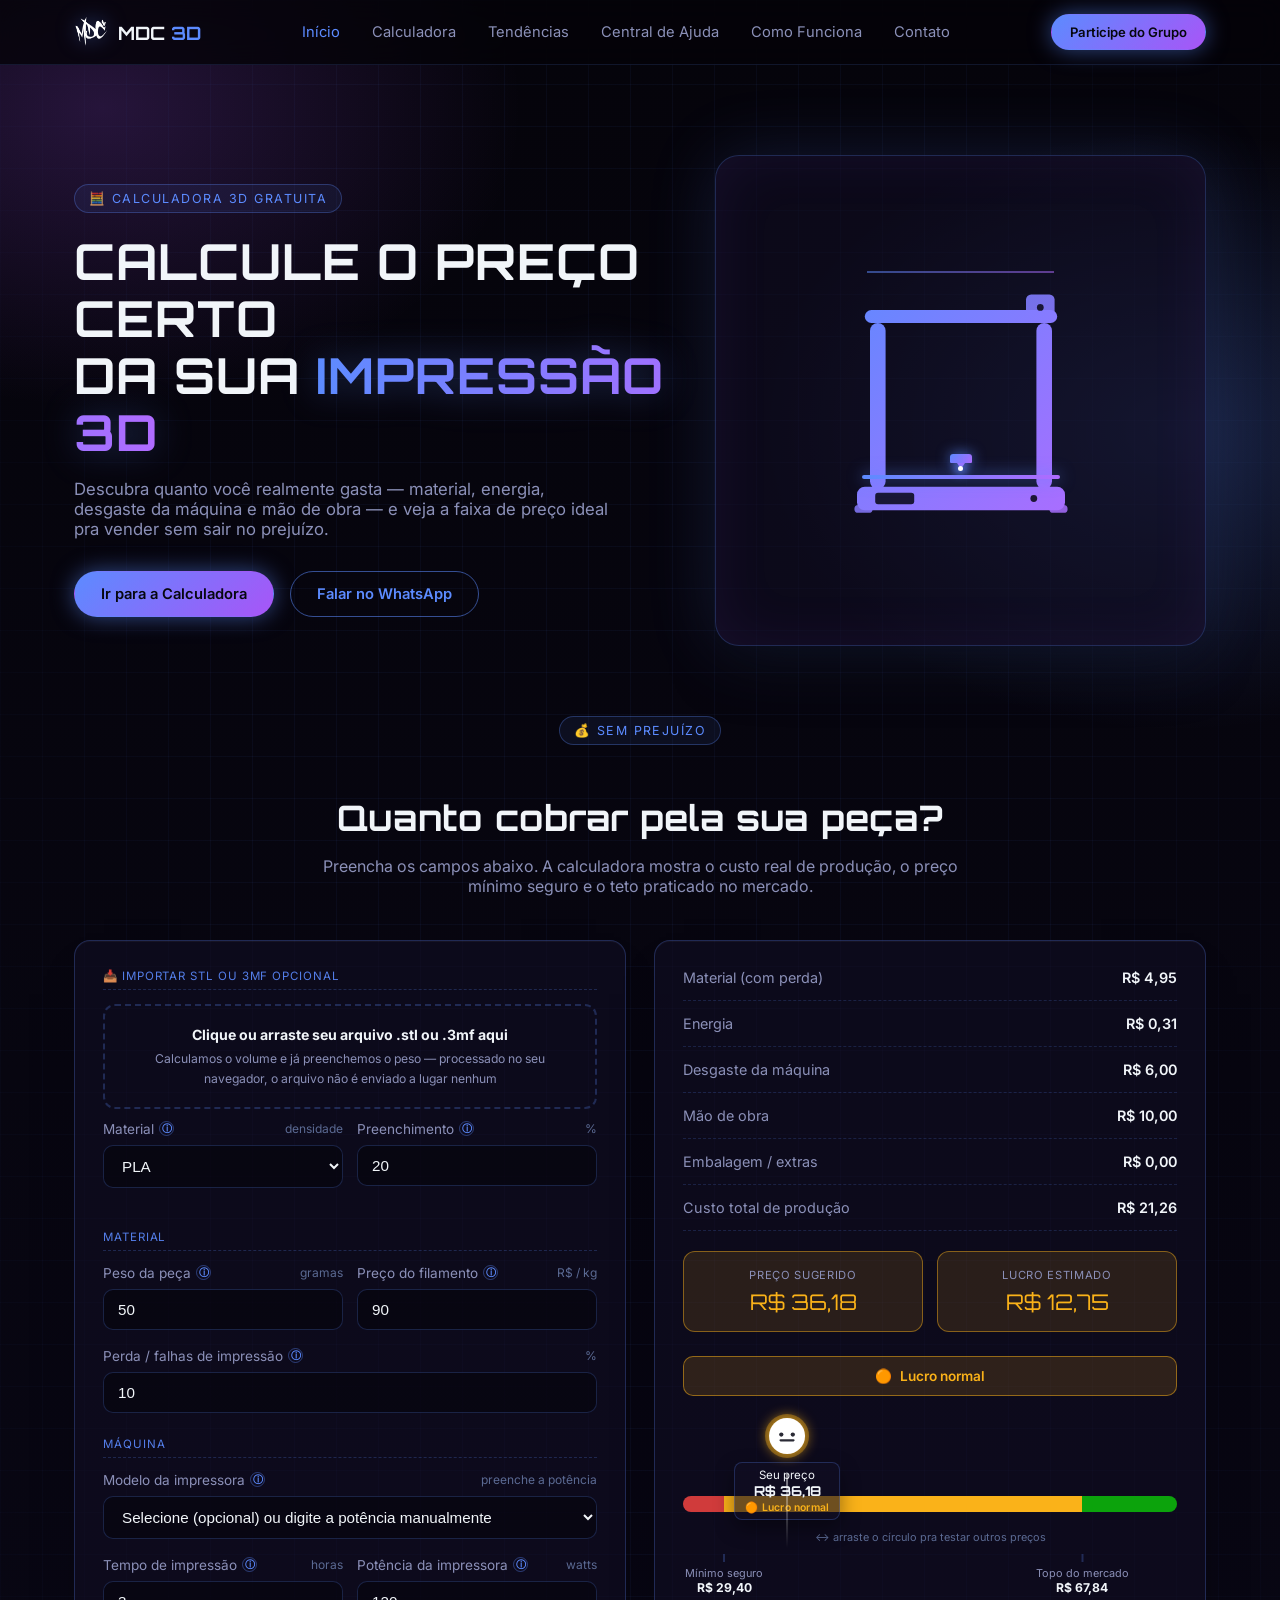
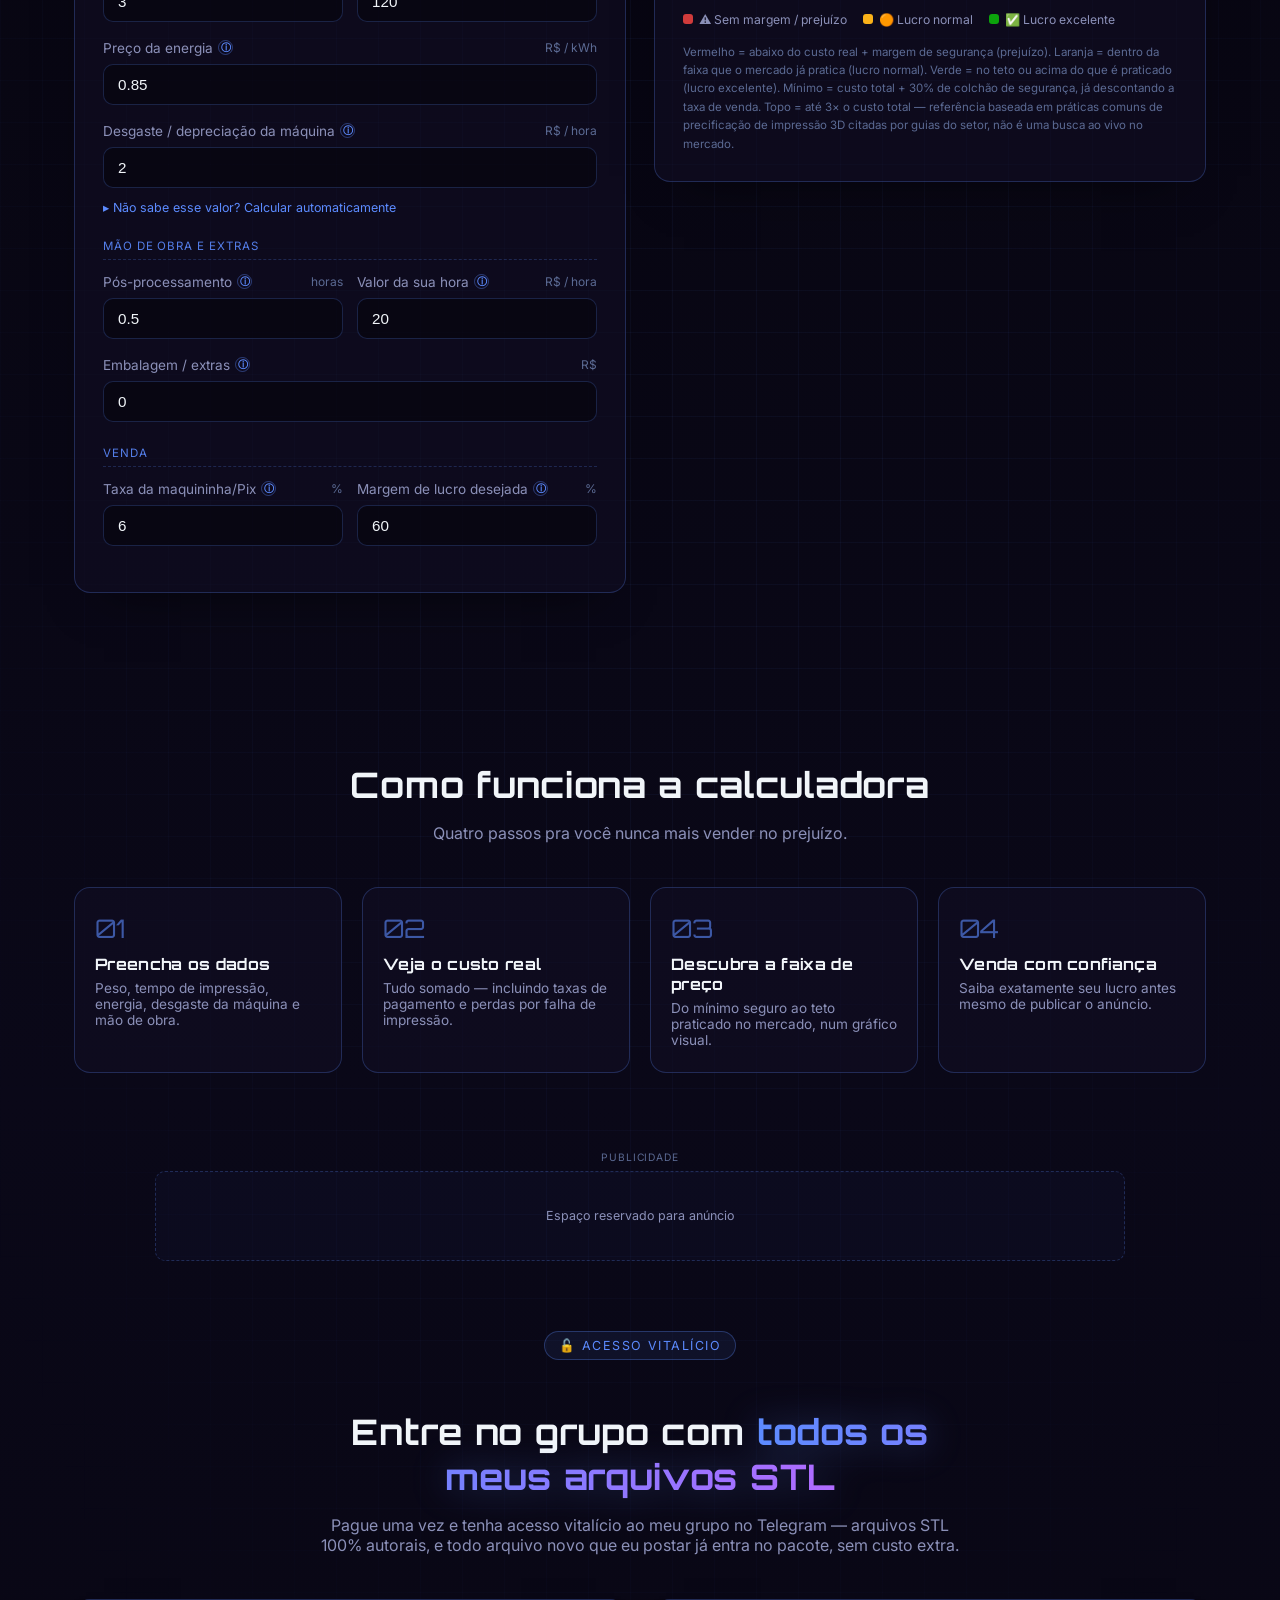
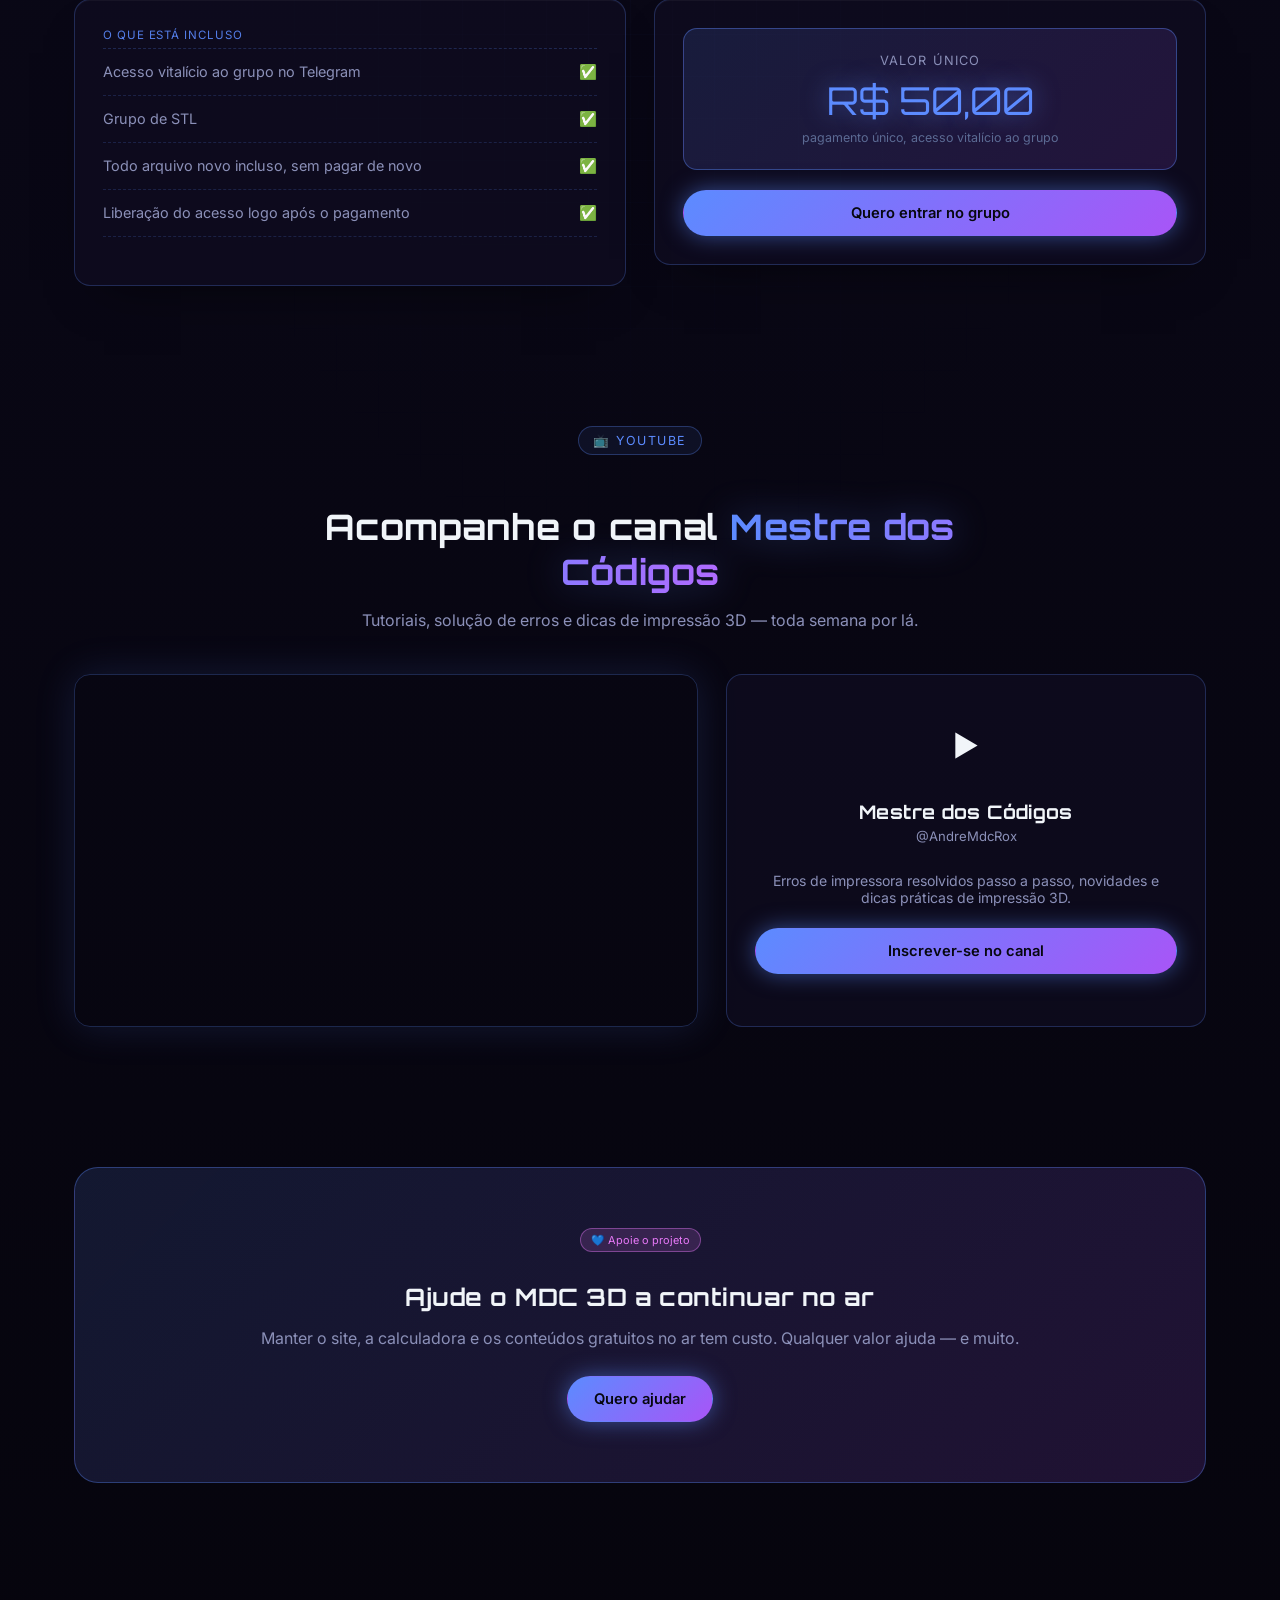
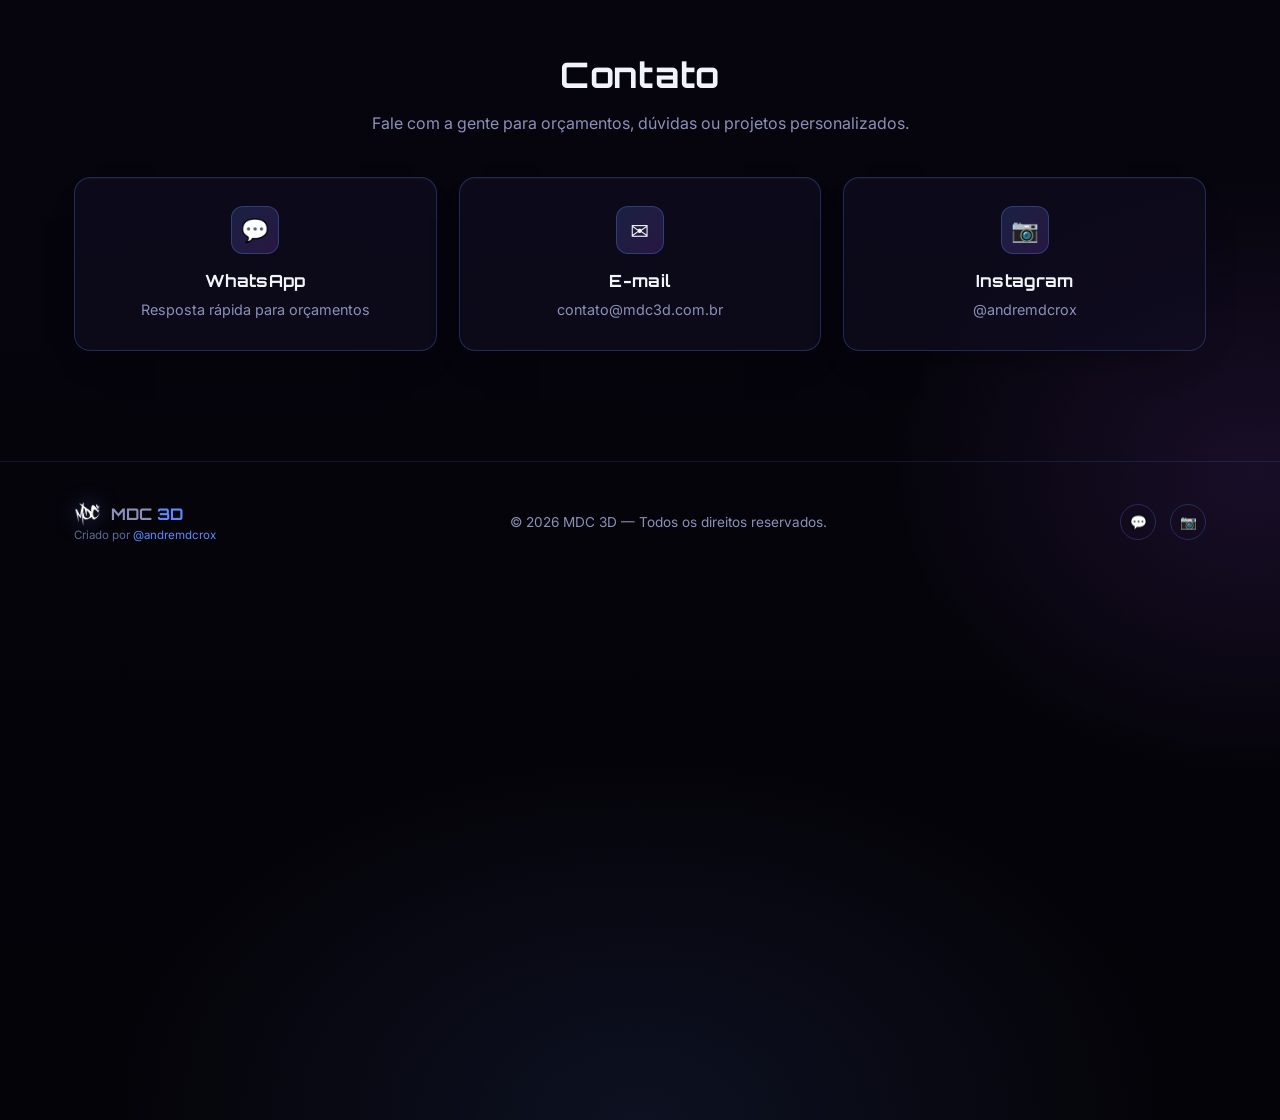
<file: index.html>
﻿<!DOCTYPE html>
<html lang="pt-BR">
<head>
<meta charset="UTF-8">
<meta name="viewport" content="width=device-width, initial-scale=1.0">
<title>Calculadora 3D de Preço de Impressão | MDC 3D</title>
<meta name="description" content="Calculadora 3D gratuita para precificar impressão 3D: descubra quanto gasta e qual a faixa de preço (mínimo seguro até o teto de mercado) pra vender sua peça sem prejuízo.">
<meta name="keywords" content="calculadora 3d, calculadora de impressão 3d, preço impressão 3d, quanto cobrar impressão 3d, custo filamento">
<meta name="theme-color" content="#040308">
<link rel="canonical" href="https://andremdcrox.github.io/mdc3d-site/">
<meta property="og:type" content="website">
<meta property="og:site_name" content="MDC 3D">
<meta property="og:title" content="Calculadora 3D de Preço de Impressão | MDC 3D">
<meta property="og:description" content="Descubra quanto gasta e qual a faixa de preço ideal pra vender sua peça sem sair no prejuízo.">
<meta property="og:image" content="assets/og-image.png">
<meta property="og:image:width" content="1200">
<meta property="og:image:height" content="630">
<meta name="twitter:card" content="summary_large_image">
<meta name="twitter:title" content="Calculadora 3D de Preço de Impressão | MDC 3D">
<meta name="twitter:description" content="Descubra quanto gasta e qual a faixa de preço ideal pra vender sua peça sem sair no prejuízo.">
<meta name="twitter:image" content="assets/og-image.png">
<link rel="icon" type="image/png" href="assets/favicon.png">
<link rel="shortcut icon" href="favicon.ico">
<link rel="preconnect" href="https://fonts.googleapis.com">
<link href="https://fonts.googleapis.com/css2?family=Orbitron:wght@600;700;800&family=Inter:wght@400;500;600;700&display=swap" rel="stylesheet">
<link rel="stylesheet" href="css/style.css?v=8">
</head>
<body>

<header class="navbar">
  <div class="navbar-inner">
    <a href="index.html#home" class="brand"><img src="assets/logo-white.png" alt="MDC 3D"><span>MDC<span class="accent"> 3D</span></span></a>
    <nav class="nav-links">
      <a href="index.html#home" data-page="index.html" class="active">Início</a>
      <a href="index.html#calculadora">Calculadora</a>
      <a href="tendencias.html">Tendências</a>
      <a href="ajuda.html">Central de Ajuda</a>
      <a href="index.html#como-funciona">Como Funciona</a>
      <a href="index.html#contato">Contato</a>
    </nav>
    <a class="btn btn-primary btn-sm" href="https://wa.me/5547997833437?text=Ol%C3%A1!%20Quero%20ter%20acesso%20ao%20grupo%20de%20arquivos%20STL%20%28R%2450%2C%20acesso%20vital%C3%ADcio%29." target="_blank" rel="noopener">Participe do Grupo</a>
    <button class="nav-toggle" aria-label="Abrir menu">☰</button>
  </div>
</header>

<main class="container">

  <!-- HERO -->
  <section class="hero" id="home">
    <div>
      <span class="eyebrow">🧮 Calculadora 3D gratuita</span>
      <h1>CALCULE O PREÇO CERTO<br>DA SUA <span class="grad">IMPRESSÃO 3D</span></h1>
      <p class="lead">Descubra quanto você realmente gasta — material, energia, desgaste da máquina e mão de obra — e veja a faixa de preço ideal pra vender sem sair no prejuízo.</p>
      <div class="hero-actions">
        <a href="#calculadora" class="btn btn-primary">Ir para a Calculadora</a>
        <a href="https://wa.me/5547997833437" target="_blank" rel="noopener" class="btn btn-outline">Falar no WhatsApp</a>
      </div>
    </div>
    <div class="hero-visual">
      <div class="printer-scene">
        <svg class="printer-frame" viewBox="0 0 100 100" fill="none">
          <!-- pés -->
          <rect x="9" y="90" width="7" height="3" rx="1.5" fill="url(#fg)" opacity="0.85"/>
          <rect x="84" y="90" width="7" height="3" rx="1.5" fill="url(#fg)" opacity="0.85"/>
          <!-- chassi / base -->
          <rect x="10" y="83" width="80" height="9" rx="3" fill="url(#fg)"/>
          <rect x="17" y="85.3" width="15" height="4.4" rx="1.1" fill="#070613" opacity="0.85"/>
          <circle cx="78" cy="87.5" r="1.3" fill="#070613" opacity="0.85"/>
          <!-- colunas -->
          <rect x="15" y="20" width="6" height="64" rx="3" fill="url(#fg)"/>
          <rect x="79" y="20" width="6" height="64" rx="3" fill="url(#fg)"/>
          <!-- barra superior -->
          <rect x="13" y="15" width="74" height="5" rx="2.5" fill="url(#fg)"/>
          <!-- caixa do motor -->
          <rect x="75" y="9" width="11" height="10" rx="2" fill="url(#fg)" opacity="0.9"/>
          <circle cx="80.5" cy="14" r="1.3" fill="#070613" opacity="0.85"/>
          <defs>
            <linearGradient id="fg" gradientUnits="userSpaceOnUse" x1="0" y1="0" x2="100" y2="100">
              <stop offset="0" stop-color="#5c8bff"/>
              <stop offset="1" stop-color="#b06bff"/>
            </linearGradient>
          </defs>
        </svg>
        <div class="print-object">
          <div class="logo-fill"></div>
        </div>
        <div class="bed"></div>
        <div class="head-rail"></div>
        <div class="head-track">
          <div class="head-jitter"></div>
        </div>
      </div>
    </div>
  </section>

  <!-- CALCULADORA -->
  <section class="section" id="calculadora" style="padding-top:10px;">
    <div class="section-head">
      <span class="eyebrow">💰 Sem prejuízo</span>
      <h2>Quanto cobrar pela sua peça?</h2>
      <p>Preencha os campos abaixo. A calculadora mostra o custo real de produção, o preço mínimo seguro e o teto praticado no mercado.</p>
    </div>

    <div class="calc-wrap">
      <!-- FORM -->
      <div class="panel">

        <div class="field-group-title">📥 Importar STL ou 3MF <span class="hint">opcional</span></div>
        <div class="stl-dropzone" id="stlDropzone">
          <input type="file" id="stlFile" accept=".stl,.3mf" hidden>
          <div class="stl-dropzone-text">
            <strong id="stlDropzoneLabel">Clique ou arraste seu arquivo .stl ou .3mf aqui</strong>
            <span>Calculamos o volume e já preenchemos o peso — processado no seu navegador, o arquivo não é enviado a lugar nenhum</span>
          </div>
        </div>
        <div class="field-row" style="margin-top:12px;">
          <div class="field">
            <label><span class="label-main">Material <span class="field-help" tabindex="0" data-tooltip="Tipo de filamento usado na peça. Isso define a densidade usada pra calcular o peso a partir do volume do arquivo.">ⓘ</span></span> <span class="hint">densidade</span></label>
            <select id="stlMaterial">
              <option value="1.24">PLA</option>
              <option value="1.27">PETG</option>
              <option value="1.04">ABS</option>
              <option value="1.21">TPU</option>
            </select>
          </div>
          <div class="field">
            <label><span class="label-main">Preenchimento <span class="field-help" tabindex="0" data-tooltip="Percentual de preenchimento (infill) configurado no seu fatiador. Quanto maior, mais pesada e resistente a peça fica.">ⓘ</span></span> <span class="hint">%</span></label>
            <input type="number" id="stlInfill" value="20" min="0" max="100" step="5">
          </div>
        </div>
        <div class="stl-result" id="stlResult" style="display:none;">
          <div>Volume do modelo: <strong id="stlVolume">—</strong></div>
          <div>Dimensões: <strong id="stlDims">—</strong></div>
          <div>Peso estimado: <strong id="stlWeight">—</strong></div>
          <div class="stl-note">Estimativa aproximada (considera preenchimento + paredes). O peso real pode variar conforme as configurações do seu fatiador.</div>
        </div>

        <div class="field-group-title">Material</div>
        <div class="field-row">
          <div class="field">
            <label><span class="label-main">Peso da peça <span class="field-help" tabindex="0" data-tooltip="Peso da peça pronta, em gramas. Se não souber, use o 'Importar STL ou 3MF' acima pra calcular automaticamente a partir do arquivo.">ⓘ</span></span> <span class="hint">gramas</span></label>
            <input type="number" id="peso" value="50" min="0" step="1">
          </div>
          <div class="field">
            <label><span class="label-main">Preço do filamento <span class="field-help" tabindex="0" data-tooltip="Quanto você pagou no rolo, dividido pelo peso do rolo. Ex: rolo de R$90 com 1kg → digite 90.">ⓘ</span></span> <span class="hint">R$ / kg</span></label>
            <input type="number" id="filamento" value="90" min="0" step="1">
          </div>
        </div>
        <div class="field">
          <label><span class="label-main">Perda / falhas de impressão <span class="field-help" tabindex="0" data-tooltip="Margem pra cobrir peças que falham, suporte que vira lixo e sobras de purga. Recomendado entre 5% e 15%.">ⓘ</span></span> <span class="hint">%</span></label>
          <input type="number" id="perda" value="10" min="0" step="1">
        </div>

        <div class="field-group-title">Máquina</div>
        <div class="field">
          <label><span class="label-main">Modelo da impressora <span class="field-help" tabindex="0" data-tooltip="Selecione sua impressora pra preencher a potência automaticamente. Se não achar o seu modelo, deixe em branco e digite a potência manualmente abaixo.">ⓘ</span></span> <span class="hint">preenche a potência</span></label>
          <select id="printerPreset">
            <option value="">Selecione (opcional) ou digite a potência manualmente</option>
            <optgroup label="Bambu Lab — dados oficiais">
              <option value="80">Bambu Lab A1 mini — 80W</option>
              <option value="95">Bambu Lab A1 — 95W</option>
              <option value="110">Bambu Lab P1P — 110W</option>
              <option value="105">Bambu Lab P1S — 105W</option>
              <option value="105">Bambu Lab X1C — 105W</option>
              <option value="185">Bambu Lab X1E — 185W</option>
              <option value="145">Bambu Lab A2L — 145W</option>
            </optgroup>
            <optgroup label="Outras marcas — estimativa (fabricante não publica consumo médio)">
              <option value="110">Creality Ender 3 / similares (aberta) — ~110W</option>
              <option value="140">Creality K1 / K1C — ~140W</option>
              <option value="140">FlashForge Adventurer 5M / AD5X — ~140W</option>
              <option value="130">Anycubic Kobra 3 / Kobra X — ~130W</option>
              <option value="100">Prusa MK4 / MINI+ — ~100W</option>
            </optgroup>
          </select>
        </div>
        <div class="field-row">
          <div class="field">
            <label><span class="label-main">Tempo de impressão <span class="field-help" tabindex="0" data-tooltip="Tempo total que o fatiador (slicer) estimou pra essa peça. Fica indicado na tela antes de exportar o G-code.">ⓘ</span></span> <span class="hint">horas</span></label>
            <input type="number" id="tempo" value="3" min="0" step="0.1">
          </div>
          <div class="field">
            <label><span class="label-main">Potência da impressora <span class="field-help" tabindex="0" data-tooltip="Consumo médio durante a impressão — não é a potência máxima da fonte. Use o campo 'Modelo da impressora' acima pra preencher sozinho.">ⓘ</span></span> <span class="hint">watts</span></label>
            <input type="number" id="potencia" value="120" min="0" step="1">
          </div>
        </div>
        <div class="field">
          <label><span class="label-main">Preço da energia <span class="field-help" tabindex="0" data-tooltip="Valor do kWh na sua conta de luz. Olhe sua última fatura — no Brasil costuma ficar entre R$0,70 e R$1,00.">ⓘ</span></span> <span class="hint">R$ / kWh</span></label>
          <input type="number" id="kwh" value="0.85" min="0" step="0.01">
        </div>
        <div class="field">
          <label><span class="label-main">Desgaste / depreciação da máquina <span class="field-help" tabindex="0" data-tooltip="Quanto da impressora 'se gasta' a cada hora de uso (ela não dura pra sempre). Não sabe o valor? Use o cálculo automático logo abaixo.">ⓘ</span></span> <span class="hint">R$ / hora</span></label>
          <input type="number" id="desgaste" value="2" min="0" step="0.1">
        </div>
        <details class="subcalc">
          <summary>Não sabe esse valor? Calcular automaticamente</summary>
          <div class="subcalc-body">
            <div class="field">
              <label>Valor da impressora <span class="hint">R$</span></label>
              <input type="number" id="valorImpressora" value="2000" min="0" step="10">
            </div>
            <div class="field">
              <label>Vida útil estimada <span class="hint">horas</span></label>
              <input type="number" id="vidaUtil" value="4000" min="1" step="100">
            </div>
            <button type="button" class="btn btn-outline btn-sm" id="aplicarDesgaste">Aplicar</button>
          </div>
        </details>

        <div class="field-group-title">Mão de obra e extras</div>
        <div class="field-row">
          <div class="field">
            <label><span class="label-main">Pós-processamento <span class="field-help" tabindex="0" data-tooltip="Tempo que você gasta lixando, pintando, removendo suportes ou montando a peça depois de impressa.">ⓘ</span></span> <span class="hint">horas</span></label>
            <input type="number" id="tempoPos" value="0.5" min="0" step="0.1">
          </div>
          <div class="field">
            <label><span class="label-main">Valor da sua hora <span class="field-help" tabindex="0" data-tooltip="Quanto vale uma hora do seu trabalho. Pode ser o que você ganharia numa hora de trabalho normal, ou um valor mínimo que ache justo.">ⓘ</span></span> <span class="hint">R$ / hora</span></label>
            <input type="number" id="valorHora" value="20" min="0" step="1">
          </div>
        </div>
        <div class="field">
          <label><span class="label-main">Embalagem / extras <span class="field-help" tabindex="0" data-tooltip="Caixa, plástico bolha, etiqueta ou qualquer outro custo extra além do material pra entregar a peça.">ⓘ</span></span> <span class="hint">R$</span></label>
          <input type="number" id="embalagem" value="0" min="0" step="1">
        </div>

        <div class="field-group-title">Venda</div>
        <div class="field-row">
          <div class="field">
            <label><span class="label-main">Taxa da maquininha/Pix <span class="field-help" tabindex="0" data-tooltip="Percentual que o Mercado Pago, cartão ou outra maquininha desconta da venda. Pix direto na chave costuma ser 0%.">ⓘ</span></span> <span class="hint">%</span></label>
            <input type="number" id="taxa" value="6" min="0" step="1">
          </div>
          <div class="field">
            <label><span class="label-main">Margem de lucro desejada <span class="field-help" tabindex="0" data-tooltip="Quanto você quer ganhar em cima do custo. Ex: 100% significa dobrar o custo total pra chegar no preço de venda.">ⓘ</span></span> <span class="hint">%</span></label>
            <input type="number" id="margem" value="60" min="0" step="5">
          </div>
        </div>
      </div>

      <!-- RESULTADO -->
      <div class="panel">
        <div class="result-list">
          <div class="result-row"><span>Material (com perda)</span><span class="val" id="r-material">R$ 0,00</span></div>
          <div class="result-row"><span>Energia</span><span class="val" id="r-energia">R$ 0,00</span></div>
          <div class="result-row"><span>Desgaste da máquina</span><span class="val" id="r-desgaste">R$ 0,00</span></div>
          <div class="result-row"><span>Mão de obra</span><span class="val" id="r-maoobra">R$ 0,00</span></div>
          <div class="result-row"><span>Embalagem / extras</span><span class="val" id="r-embalagem">R$ 0,00</span></div>
          <div class="result-row"><span>Custo total de produção</span><span class="val" id="r-total">R$ 0,00</span></div>
        </div>

        <div class="result-highlights">
          <div class="highlight-box" id="box-preco">
            <div class="hl-label">Preço sugerido</div>
            <div class="hl-value" id="r-final">R$ 0,00</div>
          </div>
          <div class="highlight-box profit" id="box-lucro">
            <div class="hl-label">Lucro estimado</div>
            <div class="hl-value" id="r-lucro">R$ 0,00</div>
          </div>
        </div>

        <div class="status-banner" id="status-banner">
          <span id="status-icon">✅</span> <span id="status-text">Lucro excelente</span>
        </div>

        <div class="price-chart" id="price-chart">
          <div class="chart-marker" id="chart-marker" style="left:50%" tabindex="0" role="slider" aria-label="Arraste para ajustar o preço de venda" aria-valuemin="0" aria-valuemax="100" aria-valuenow="50">
            <div class="connector"></div>
            <div class="dot">
              <svg class="face" viewBox="0 0 100 100">
                <line class="face-brow" x1="22" y1="32" x2="38" y2="40"/>
                <line class="face-brow" x1="78" y1="32" x2="62" y2="40"/>
                <path class="face-sweat" d="M80,24 Q86,34 80,41 Q74,34 80,24 Z"/>
                <circle class="face-eye" cx="34" cy="46" r="6"/>
                <circle class="face-eye" cx="66" cy="46" r="6"/>
                <path class="face-eye-happy" d="M24,45 Q34,35 44,45"/>
                <path class="face-eye-happy" d="M56,45 Q66,35 76,45"/>
                <ellipse class="face-cheek" cx="20" cy="60" rx="7" ry="4.5"/>
                <ellipse class="face-cheek" cx="80" cy="60" rx="7" ry="4.5"/>
                <path class="face-mouth" id="face-mouth" d="M32,62 Q50,62 68,62"/>
              </svg>
            </div>
            <div class="lbl">Seu preço<br><strong id="chart-marker-val">R$ 0,00</strong><span class="lbl-status" id="chart-marker-status">Lucro normal</span></div>
          </div>
          <div class="chart-track-wrap" id="chart-track-wrap">
            <div class="chart-track">
              <div class="chart-zone risk" id="zone-risk"></div>
              <div class="chart-zone safe" id="zone-safe"></div>
              <div class="chart-zone high" id="zone-high"></div>
            </div>
          </div>
          <div class="chart-hint"><span class="drag-icon">↔️</span> arraste o círculo pra testar outros preços</div>
          <div class="chart-ticks">
            <div class="chart-tick" id="tick-min" style="left:0%"><div class="tick-line"></div>Mínimo seguro<strong id="tick-min-val">R$ 0,00</strong></div>
            <div class="chart-tick" id="tick-max" style="left:100%"><div class="tick-line"></div>Topo do mercado<strong id="tick-max-val">R$ 0,00</strong></div>
          </div>
          <div class="chart-legend">
            <span><i class="risk"></i>⚠️ Sem margem / prejuízo</span>
            <span><i class="safe"></i>🟠 Lucro normal</span>
            <span><i class="high"></i>✅ Lucro excelente</span>
          </div>
          <div class="chart-note">
            Vermelho = abaixo do custo real + margem de segurança (prejuízo). Laranja = dentro da faixa que o mercado já pratica (lucro normal). Verde = no teto ou acima do que é praticado (lucro excelente). Mínimo = custo total + 30% de colchão de segurança, já descontando a taxa de venda. Topo = até 3× o custo total — referência baseada em práticas comuns de precificação de impressão 3D citadas por guias do setor, não é uma busca ao vivo no mercado.
          </div>
        </div>
      </div>
    </div>
  </section>

  <!-- COMO FUNCIONA -->
  <section class="section" id="como-funciona">
    <div class="section-head">
      <h2>Como funciona a calculadora</h2>
      <p>Quatro passos pra você nunca mais vender no prejuízo.</p>
    </div>
    <div class="steps">
      <div class="step">
        <div class="num">01</div>
        <h3>Preencha os dados</h3>
        <p>Peso, tempo de impressão, energia, desgaste da máquina e mão de obra.</p>
      </div>
      <div class="step">
        <div class="num">02</div>
        <h3>Veja o custo real</h3>
        <p>Tudo somado — incluindo taxas de pagamento e perdas por falha de impressão.</p>
      </div>
      <div class="step">
        <div class="num">03</div>
        <h3>Descubra a faixa de preço</h3>
        <p>Do mínimo seguro ao teto praticado no mercado, num gráfico visual.</p>
      </div>
      <div class="step">
        <div class="num">04</div>
        <h3>Venda com confiança</h3>
        <p>Saiba exatamente seu lucro antes mesmo de publicar o anúncio.</p>
      </div>
    </div>
  </section>

  <!--
    ESPAÇO DE ANÚNCIO (Google AdSense ou outra rede)
    Quando tiver a conta aprovada:
    1. Cole o script de carregamento do AdSense uma vez no <head> de cada página:
       <script async src="https://pagead2.googlesyndication.com/pagead/js/adsbygoogle.js?client=ca-pub-SEUCODIGO" crossorigin="anonymous"></script>
    2. Troque o conteúdo da div .ad-slot-placeholder abaixo pelo bloco <ins class="adsbygoogle">...</ins> que o AdSense te der.
  -->
  <section class="section" style="padding-top:0; padding-bottom:0;">
    <div class="ad-slot" id="ad-slot-home-1">
      <span class="ad-slot-label">Publicidade</span>
      <div class="ad-slot-placeholder">Espaço reservado para anúncio</div>
    </div>
  </section>

  <!-- GRUPO DE STL (TELEGRAM) -->
  <section class="section">
    <div class="section-head">
      <span class="eyebrow">🔓 Acesso vitalício</span>
      <h2>Entre no grupo com <span class="grad">todos os meus arquivos STL</span></h2>
      <p>Pague uma vez e tenha acesso vitalício ao meu grupo no Telegram — arquivos STL 100% autorais, e todo arquivo novo que eu postar já entra no pacote, sem custo extra.</p>
    </div>
    <div class="calc-wrap">
      <div class="panel">
        <div class="field-group-title">O que está incluso</div>
        <div class="result-list">
          <div class="result-row"><span>Acesso vitalício ao grupo no Telegram</span><span class="val">✅</span></div>
          <div class="result-row"><span>Grupo de STL</span><span class="val">✅</span></div>
          <div class="result-row"><span>Todo arquivo novo incluso, sem pagar de novo</span><span class="val">✅</span></div>
          <div class="result-row"><span>Liberação do acesso logo após o pagamento</span><span class="val">✅</span></div>
        </div>
      </div>
      <div class="panel" style="display:flex; flex-direction:column; justify-content:center;">
        <div class="result-final">
          <div class="label">Valor único</div>
          <div class="price">R$ 50,00</div>
          <div class="sub">pagamento único, acesso vitalício ao grupo</div>
        </div>
        <a href="https://wa.me/5547997833437?text=Ol%C3%A1!%20Quero%20ter%20acesso%20ao%20grupo%20de%20arquivos%20STL%20%28R%2450%2C%20acesso%20vital%C3%ADcio%29." target="_blank" rel="noopener" class="btn btn-primary btn-block" style="margin-top:20px;">Quero entrar no grupo</a>
      </div>
    </div>
  </section>

  <!-- YOUTUBE -->
  <section class="section">
    <div class="section-head">
      <span class="eyebrow">📺 YouTube</span>
      <h2>Acompanhe o canal <span class="grad">Mestre dos Códigos</span></h2>
      <p>Tutoriais, solução de erros e dicas de impressão 3D — toda semana por lá.</p>
    </div>
    <div class="youtube-wrap">
      <div class="youtube-embed">
        <iframe src="https://www.youtube.com/embed/Ve6p8yI0_Eg" title="Como Resolver Erro 105 e Erro 113 na Flashforge AD5X — Mestre dos Códigos" allow="accelerometer; autoplay; clipboard-write; encrypted-media; gyroscope; picture-in-picture; web-share" allowfullscreen loading="lazy"></iframe>
      </div>
      <div class="youtube-cta">
        <div class="icon-box">▶️</div>
        <h3>Mestre dos Códigos</h3>
        <div class="yt-handle">@AndreMdcRox</div>
        <p>Erros de impressora resolvidos passo a passo, novidades e dicas práticas de impressão 3D.</p>
        <a href="https://www.youtube.com/@AndreMdcRox?sub_confirmation=1" target="_blank" rel="noopener" class="btn btn-primary">Inscrever-se no canal</a>
      </div>
    </div>
  </section>

  <!-- DOAÇÃO -->
  <section class="section">
    <div class="cta-banner">
      <span class="badge-soon">💙 Apoie o projeto</span>
      <h2>Ajude o MDC 3D a continuar no ar</h2>
      <p>Manter o site, a calculadora e os conteúdos gratuitos no ar tem custo. Qualquer valor ajuda — e muito.</p>
      <a href="https://wa.me/5547997833437?text=Ol%C3%A1!%20Gostaria%20de%20fazer%20uma%20doa%C3%A7%C3%A3o%20para%20ajudar%20o%20site%20MDC%203D%20a%20se%20manter%20online%20%F0%9F%92%99" target="_blank" rel="noopener" class="btn btn-primary">Quero ajudar</a>
    </div>
  </section>

  <!-- CONTATO -->
  <section class="section" id="contato">
    <div class="section-head">
      <h2>Contato</h2>
      <p>Fale com a gente para orçamentos, dúvidas ou projetos personalizados.</p>
    </div>
    <div class="grid-3">
      <a href="https://wa.me/5547997833437" target="_blank" rel="noopener" class="card" style="text-align:center;">
        <div class="icon-box" style="margin:0 auto 16px;">💬</div>
        <h3>WhatsApp</h3>
        <p>Resposta rápida para orçamentos</p>
      </a>
      <a href="mailto:contato@mdc3d.com.br" class="card" style="text-align:center;">
        <div class="icon-box" style="margin:0 auto 16px;">✉️</div>
        <h3>E-mail</h3>
        <p>contato@mdc3d.com.br</p>
      </a>
      <a href="https://instagram.com/andremdcrox" target="_blank" rel="noopener" class="card" style="text-align:center;">
        <div class="icon-box" style="margin:0 auto 16px;">📷</div>
        <h3>Instagram</h3>
        <p>@andremdcrox</p>
      </a>
    </div>
  </section>

</main>

<footer>
  <div class="container footer-inner">
    <div class="footer-col">
      <a href="index.html#home" class="brand"><img src="assets/logo-white.png" alt="MDC 3D" style="height:24px;"><span>MDC<span class="accent"> 3D</span></span></a>
      <span class="footer-credit">Criado por <a href="https://instagram.com/andremdcrox" target="_blank" rel="noopener">@andremdcrox</a></span>
    </div>
    <span>&copy; 2026 MDC 3D — Todos os direitos reservados.</span>
    <div class="footer-social">
      <a href="https://wa.me/5547997833437" target="_blank" rel="noopener">💬</a>
      <a href="https://instagram.com/andremdcrox" target="_blank" rel="noopener">📷</a>
    </div>
  </div>
</footer>

<script src="js/stl-parser.js?v=8"></script>
<script src="js/calculadora.js?v=8"></script>
<script src="js/main.js?v=8"></script>
</body>
</html>
</file>
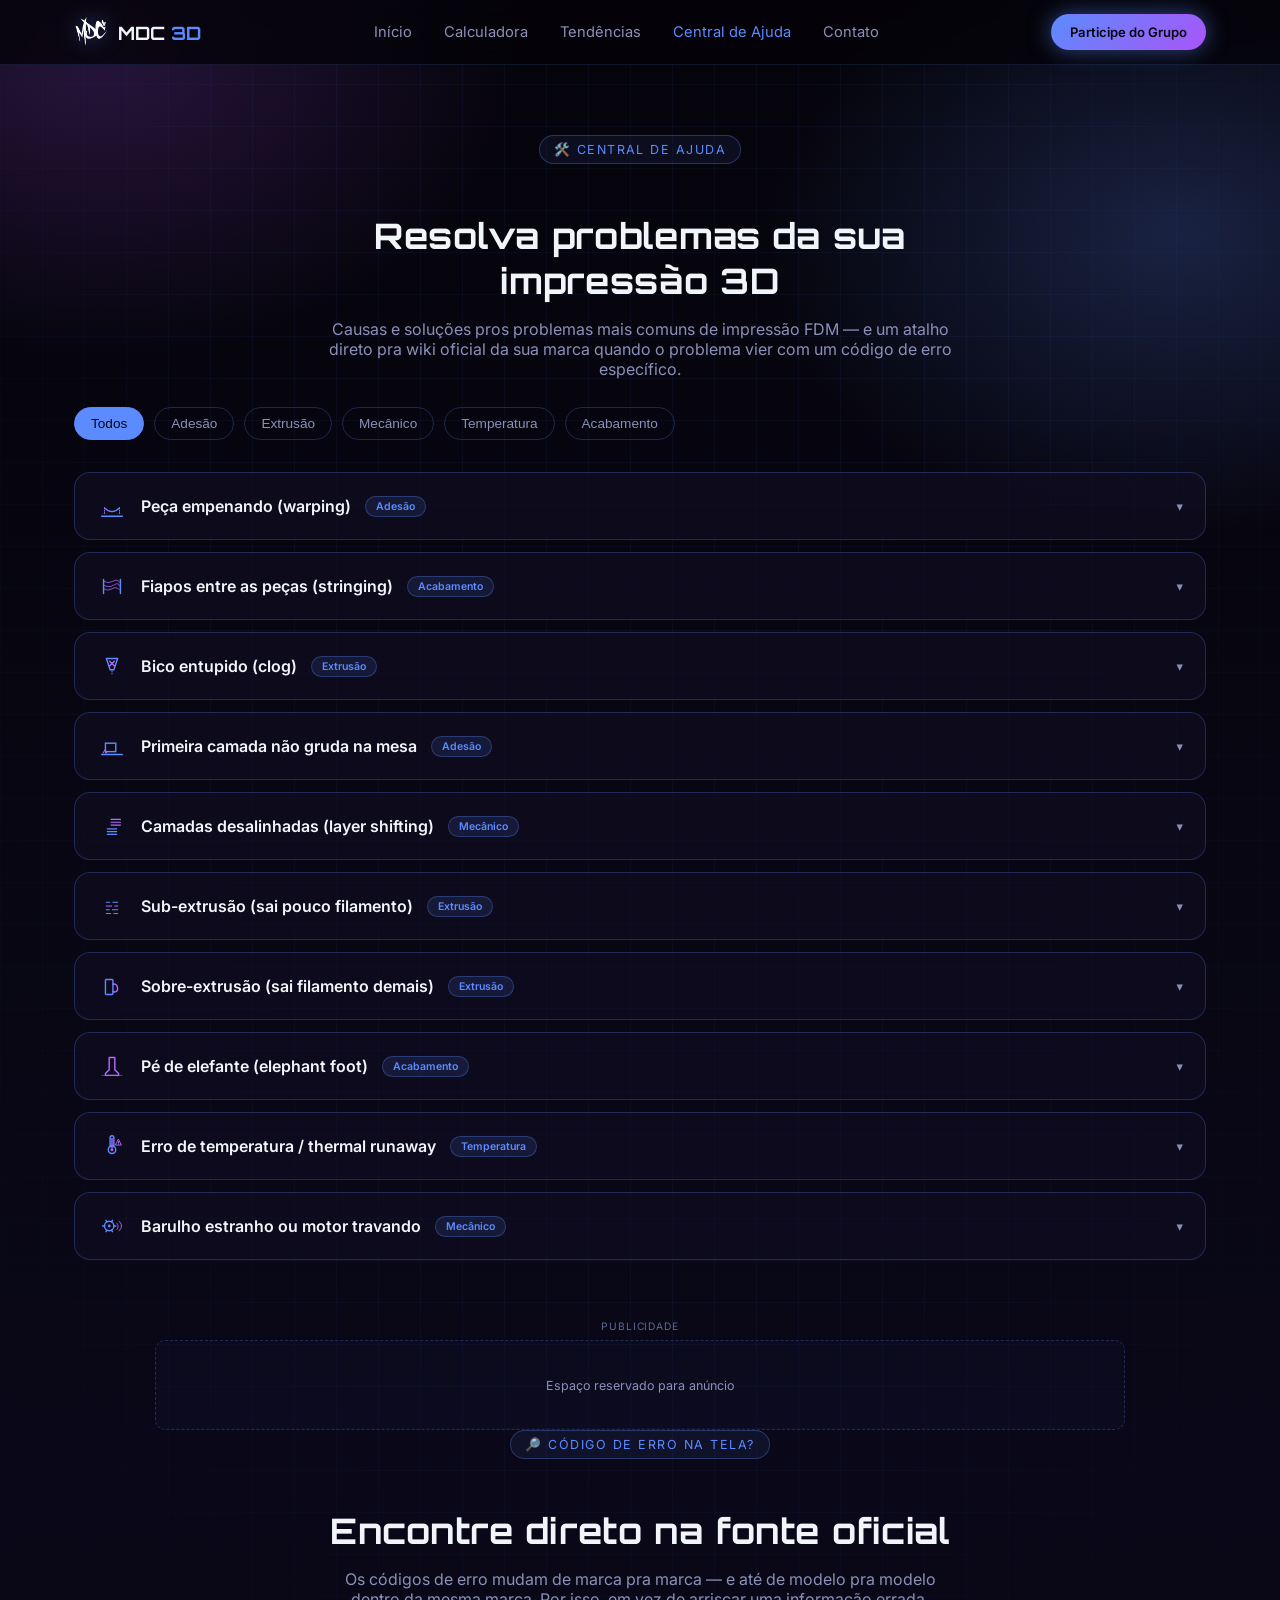
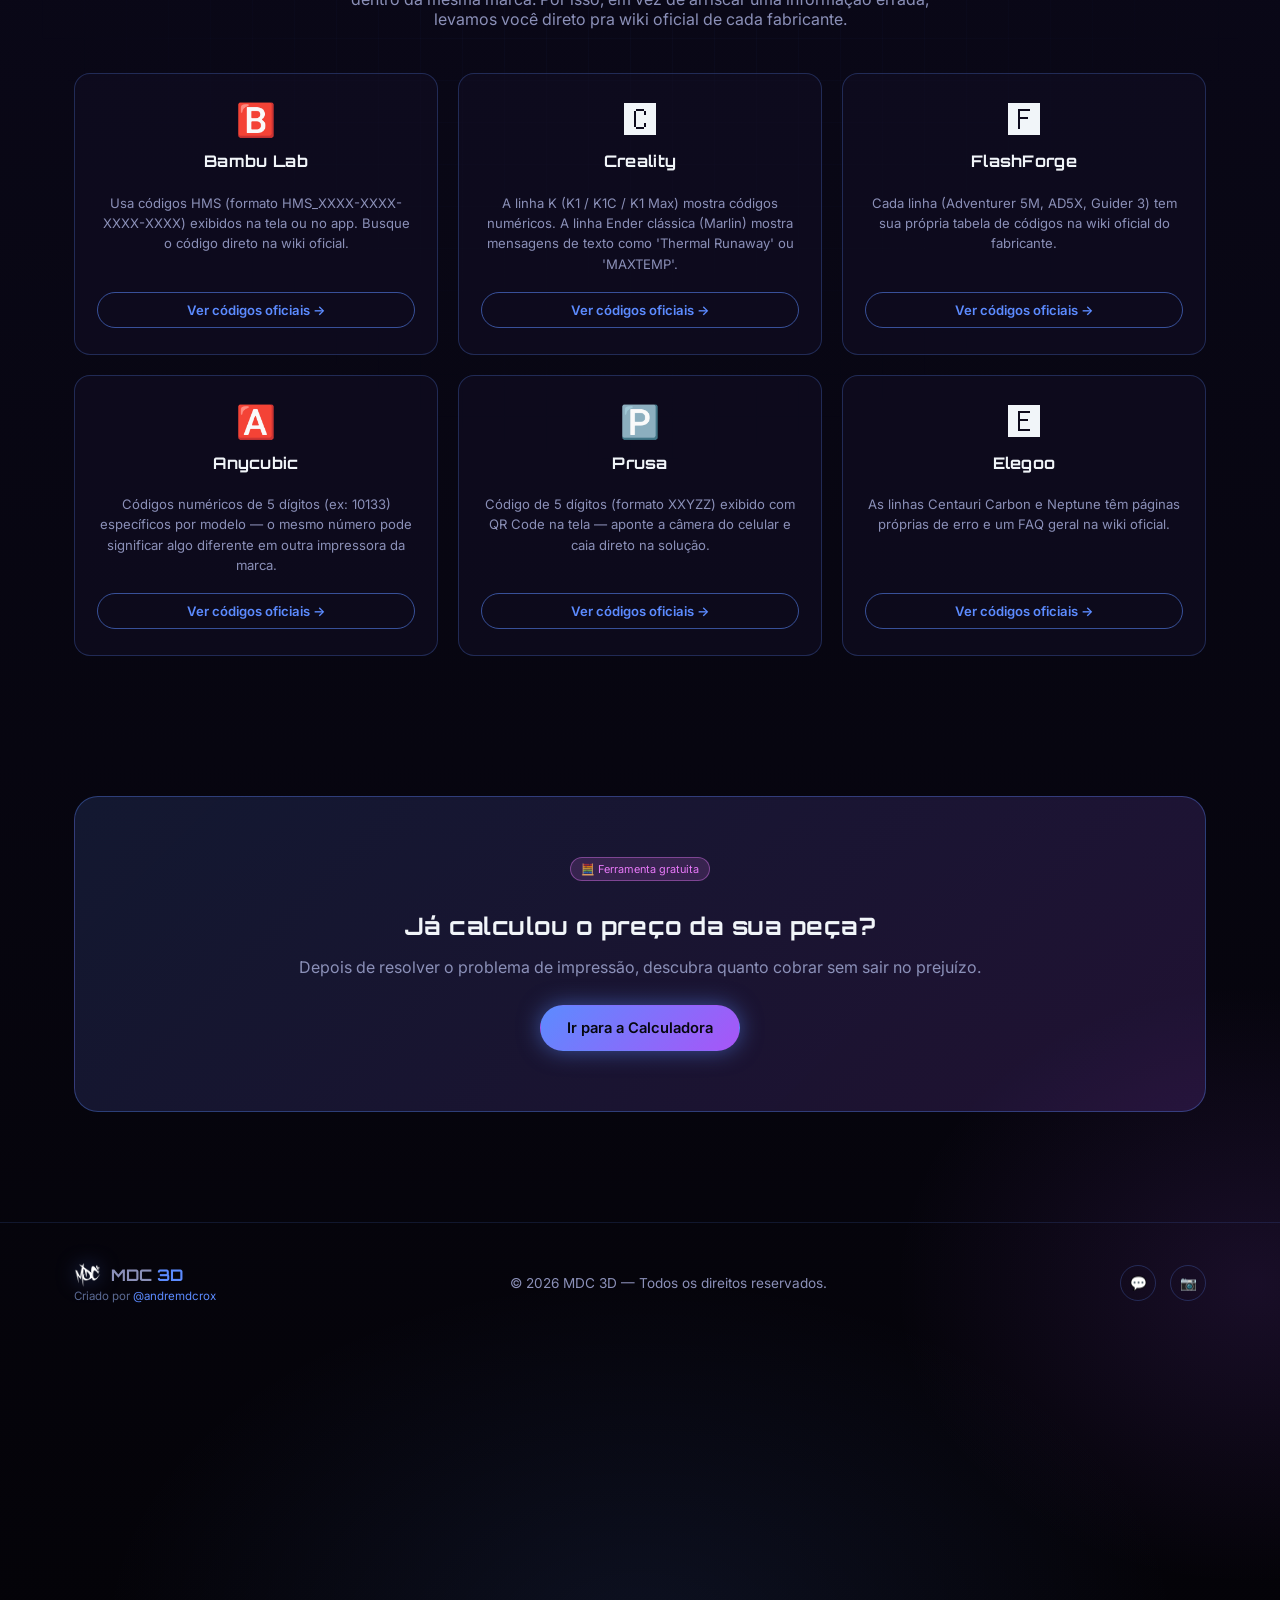
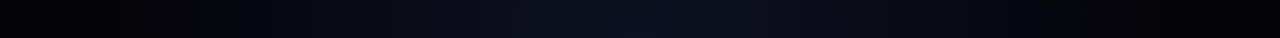
<file: ajuda.html>
<!DOCTYPE html>
<html lang="pt-BR">
<head>
<meta charset="UTF-8">
<meta name="viewport" content="width=device-width, initial-scale=1.0">
<title>Central de Ajuda — Problemas e Erros de Impressão 3D | MDC 3D</title>
<meta name="description" content="Resolva os problemas mais comuns de impressão 3D (empenamento, stringing, entupimento, aderência) e encontre o código de erro da sua impressora direto na wiki oficial da marca: Bambu Lab, Creality, FlashForge, Anycubic, Prusa e Elegoo.">
<meta name="theme-color" content="#040308">
<link rel="canonical" href="https://andremdcrox.github.io/mdc3d-site/ajuda.html">
<meta property="og:type" content="website">
<meta property="og:site_name" content="MDC 3D">
<meta property="og:title" content="Central de Ajuda — MDC 3D">
<meta property="og:description" content="Resolva os problemas mais comuns de impressão 3D e encontre o código de erro da sua impressora direto na wiki oficial da marca.">
<meta property="og:image" content="assets/og-image.png">
<meta property="og:image:width" content="1200">
<meta property="og:image:height" content="630">
<meta name="twitter:card" content="summary_large_image">
<meta name="twitter:title" content="Central de Ajuda — MDC 3D">
<meta name="twitter:description" content="Resolva os problemas mais comuns de impressão 3D e encontre o código de erro da sua impressora.">
<meta name="twitter:image" content="assets/og-image.png">
<link rel="icon" type="image/png" href="assets/favicon.png">
<link rel="shortcut icon" href="favicon.ico">
<link rel="preconnect" href="https://fonts.googleapis.com">
<link href="https://fonts.googleapis.com/css2?family=Orbitron:wght@600;700;800&family=Inter:wght@400;500;600;700&display=swap" rel="stylesheet">
<link rel="stylesheet" href="css/style.css?v=2">
</head>
<body>

<header class="navbar">
  <div class="navbar-inner">
    <a href="index.html#home" class="brand"><img src="assets/logo-white.png" alt="MDC 3D"><span>MDC<span class="accent"> 3D</span></span></a>
    <nav class="nav-links">
      <a href="index.html#home">Início</a>
      <a href="index.html#calculadora">Calculadora</a>
      <a href="tendencias.html">Tendências</a>
      <a href="ajuda.html" data-page="ajuda.html" class="active">Central de Ajuda</a>
      <a href="index.html#contato">Contato</a>
    </nav>
    <a class="btn btn-primary btn-sm" href="https://wa.me/5547997833437?text=Ol%C3%A1!%20Quero%20ter%20acesso%20ao%20grupo%20de%20arquivos%20STL%20%28R%2450%2C%20acesso%20vital%C3%ADcio%29." target="_blank" rel="noopener">Participe do Grupo</a>
    <button class="nav-toggle" aria-label="Abrir menu">☰</button>
  </div>
</header>

<main class="container">

  <section class="section" style="padding-bottom:0;">
    <div class="section-head" style="margin-bottom:28px;">
      <span class="eyebrow">🛠️ Central de ajuda</span>
      <h2>Resolva problemas da sua impressão 3D</h2>
      <p>Causas e soluções pros problemas mais comuns de impressão FDM — e um atalho direto pra wiki oficial da sua marca quando o problema vier com um código de erro específico.</p>
    </div>

    <div class="filters" id="problem-filters">
      <button class="chip active" data-filter="todos">Todos</button>
      <button class="chip" data-filter="adesao">Adesão</button>
      <button class="chip" data-filter="extrusao">Extrusão</button>
      <button class="chip" data-filter="mecanico">Mecânico</button>
      <button class="chip" data-filter="temperatura">Temperatura</button>
      <button class="chip" data-filter="acabamento">Acabamento</button>
    </div>

    <div class="problem-list" id="problem-list">
      <!-- preenchido via js/ajuda.js -->
    </div>
  </section>

  <!-- ESPAÇO DE ANÚNCIO — ver instruções em index.html junto do primeiro bloco .ad-slot -->
  <section class="section" style="padding-top:0; padding-bottom:0;">
    <div class="ad-slot" id="ad-slot-ajuda-1">
      <span class="ad-slot-label">Publicidade</span>
      <div class="ad-slot-placeholder">Espaço reservado para anúncio</div>
    </div>
  </section>

  <section class="section" style="padding-top:0;">
    <div class="section-head">
      <span class="eyebrow">🔎 Código de erro na tela?</span>
      <h2>Encontre direto na fonte oficial</h2>
      <p>Os códigos de erro mudam de marca pra marca — e até de modelo pra modelo dentro da mesma marca. Por isso, em vez de arriscar uma informação errada, levamos você direto pra wiki oficial de cada fabricante.</p>
    </div>
    <div class="brand-grid" id="brand-grid">
      <!-- preenchido via js/ajuda.js -->
    </div>
  </section>

  <section class="section">
    <div class="cta-banner">
      <span class="badge-soon">🧮 Ferramenta gratuita</span>
      <h2>Já calculou o preço da sua peça?</h2>
      <p>Depois de resolver o problema de impressão, descubra quanto cobrar sem sair no prejuízo.</p>
      <a href="index.html#calculadora" class="btn btn-primary">Ir para a Calculadora</a>
    </div>
  </section>

</main>

<footer>
  <div class="container footer-inner">
    <div class="footer-col">
      <a href="index.html#home" class="brand"><img src="assets/logo-white.png" alt="MDC 3D" style="height:24px;"><span>MDC<span class="accent"> 3D</span></span></a>
      <span class="footer-credit">Criado por <a href="https://instagram.com/andremdcrox" target="_blank" rel="noopener">@andremdcrox</a></span>
    </div>
    <span>&copy; 2026 MDC 3D — Todos os direitos reservados.</span>
    <div class="footer-social">
      <a href="https://wa.me/5547997833437" target="_blank" rel="noopener">💬</a>
      <a href="https://instagram.com/andremdcrox" target="_blank" rel="noopener">📷</a>
    </div>
  </div>
</footer>

<script src="js/problemas.js?v=2"></script>
<script src="js/ajuda.js?v=2"></script>
<script src="js/main.js?v=2"></script>
</body>
</html>
</file>
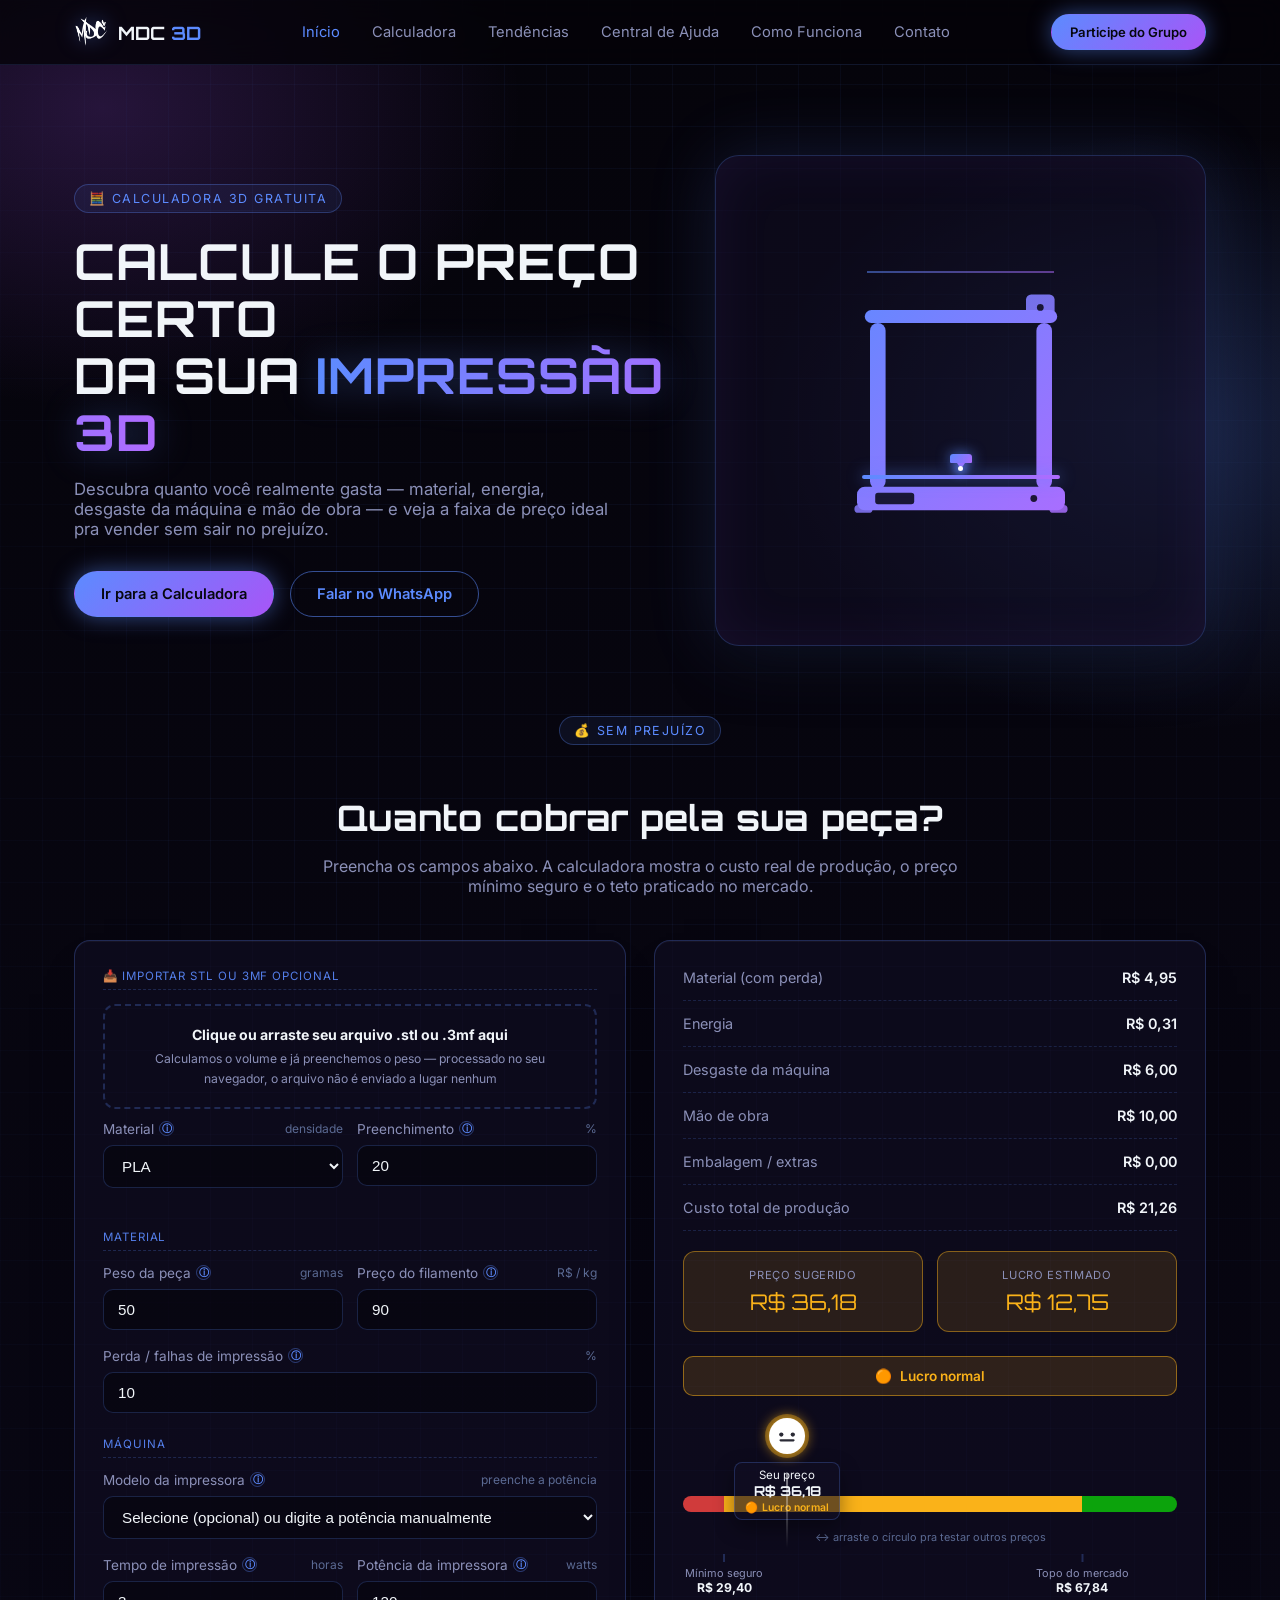
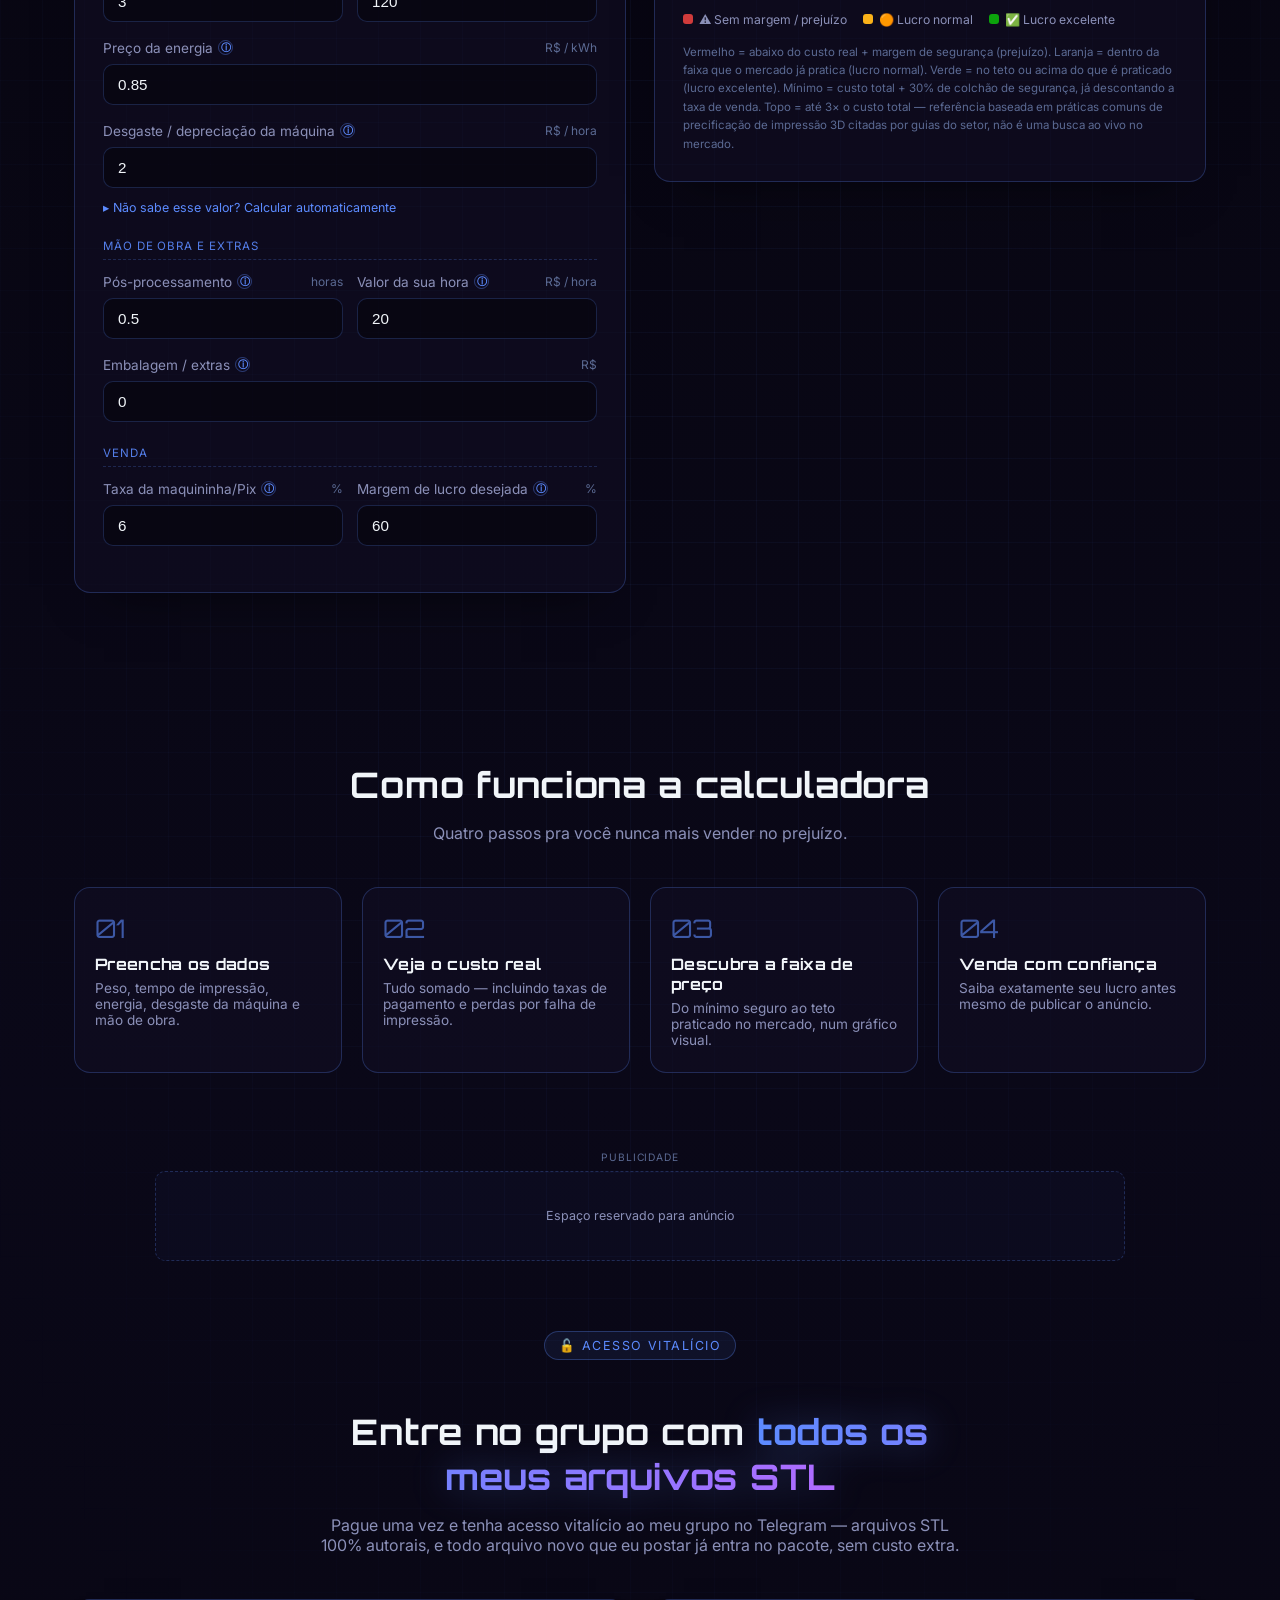
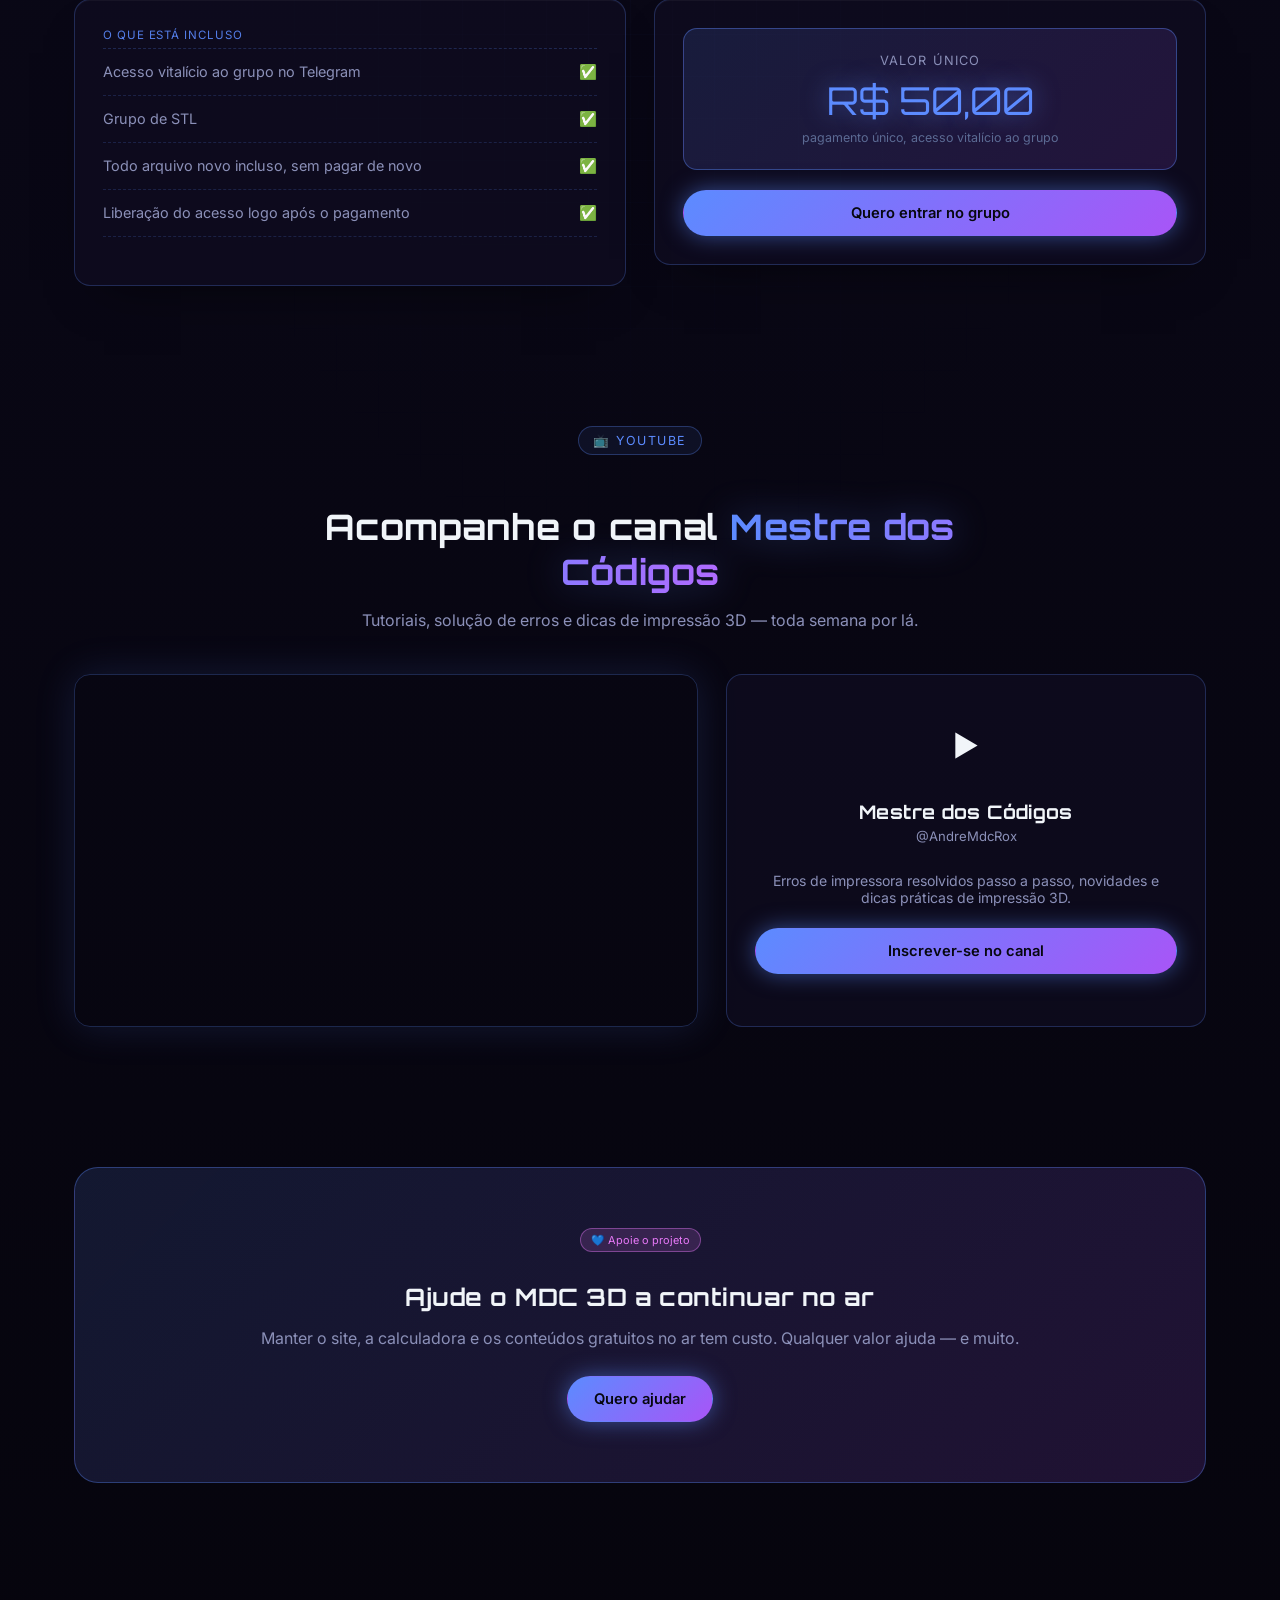
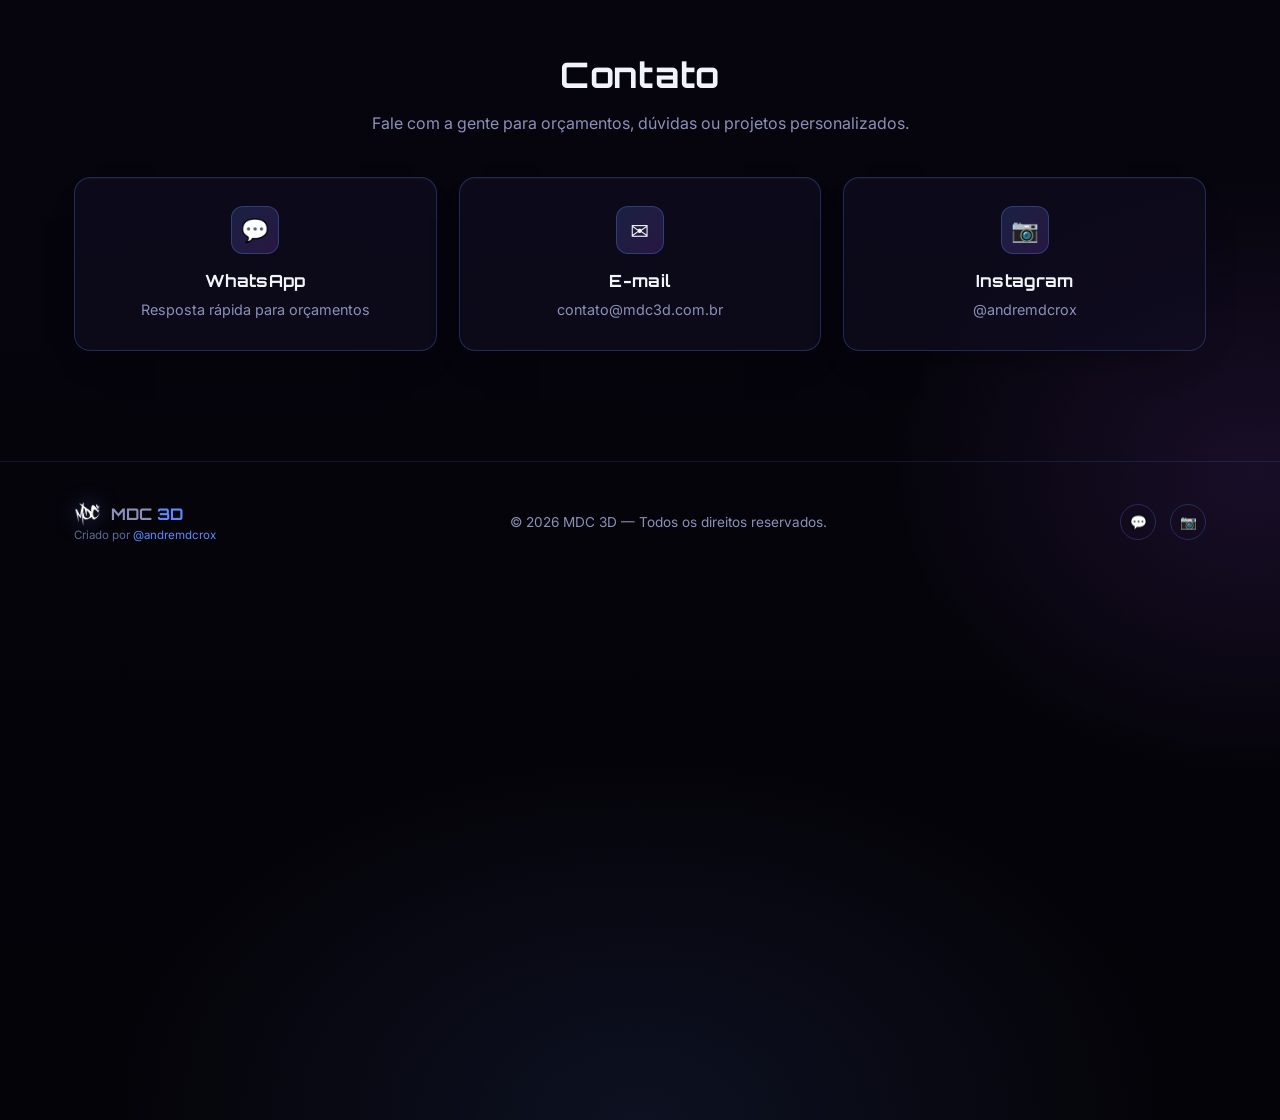
<file: calculadora.html>
<!DOCTYPE html>
<html lang="pt-BR">
<head>
<meta charset="UTF-8">
<meta http-equiv="refresh" content="0; url=index.html#calculadora">
<link rel="canonical" href="index.html#calculadora">
<title>MDC 3D — Calculadora</title>
<link rel="icon" type="image/png" href="assets/favicon.png">
<script>location.replace('index.html#calculadora');</script>
</head>
<body>
<p>Redirecionando para a <a href="index.html#calculadora">calculadora de preço</a>…</p>
</body>
</html>
</file>
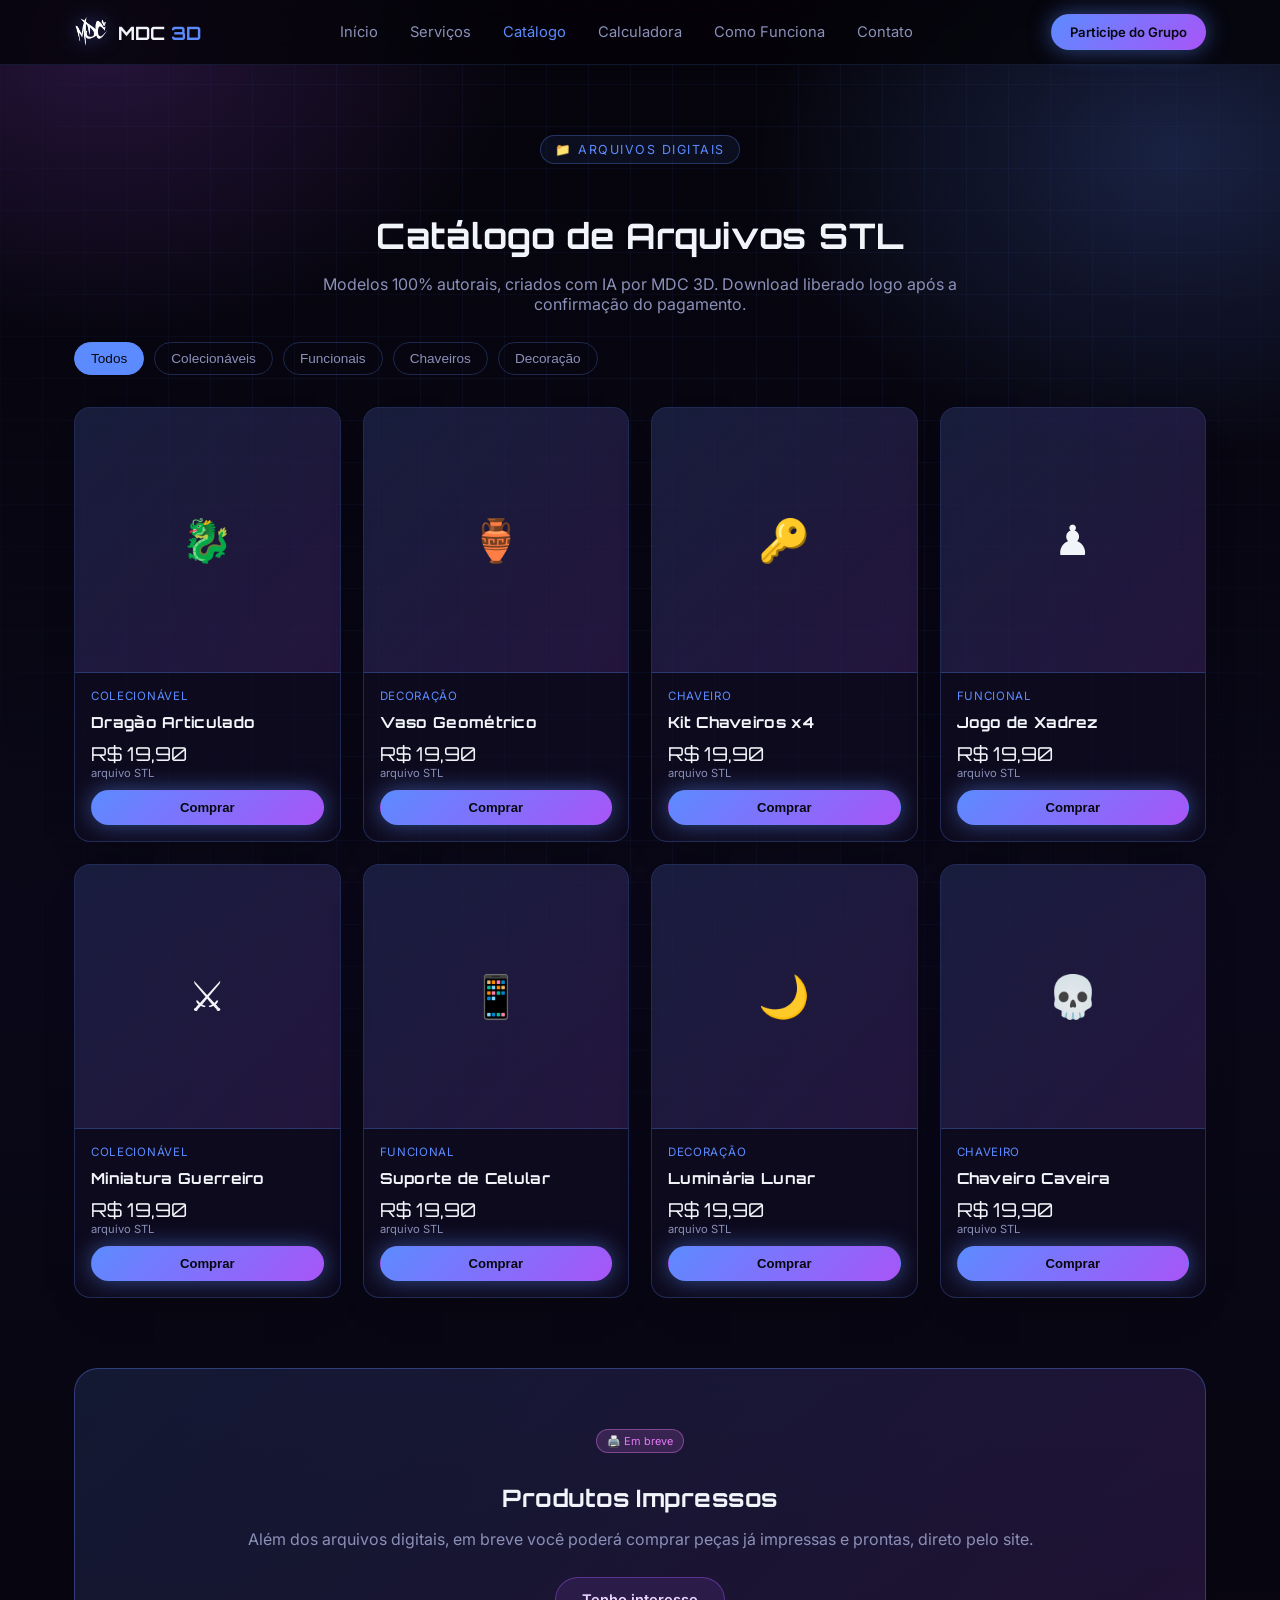
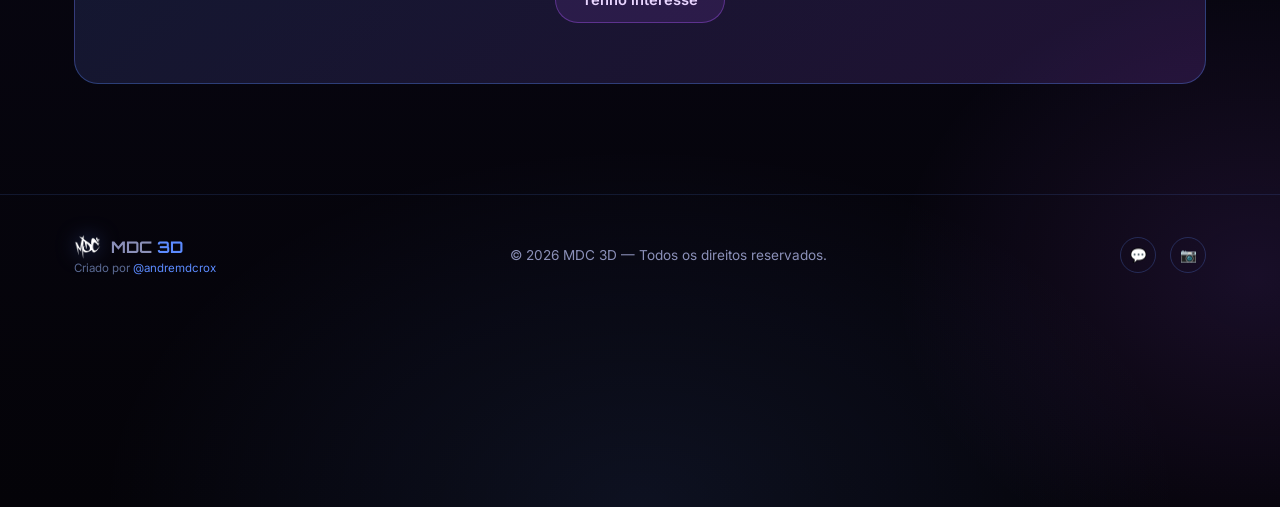
<file: catalogo.html>
﻿<!DOCTYPE html>
<html lang="pt-BR">
<head>
<meta charset="UTF-8">
<meta name="viewport" content="width=device-width, initial-scale=1.0">
<title>Catálogo — MDC 3D</title>
<meta name="theme-color" content="#040308">
<meta property="og:type" content="website">
<meta property="og:site_name" content="MDC 3D">
<meta property="og:title" content="Catálogo — MDC 3D">
<meta property="og:image" content="assets/og-image.png">
<meta property="og:image:width" content="1200">
<meta property="og:image:height" content="630">
<meta name="twitter:card" content="summary_large_image">
<link rel="icon" type="image/png" href="assets/favicon.png">
<link rel="shortcut icon" href="favicon.ico">
<link rel="preconnect" href="https://fonts.googleapis.com">
<link href="https://fonts.googleapis.com/css2?family=Orbitron:wght@600;700;800&family=Inter:wght@400;500;600;700&display=swap" rel="stylesheet">
<link rel="stylesheet" href="css/style.css?v=2">
</head>
<body>

<header class="navbar">
  <div class="navbar-inner">
    <a href="index.html" class="brand"><img src="assets/logo-white.png" alt="MDC 3D"><span>MDC<span class="accent"> 3D</span></span></a>
    <nav class="nav-links">
      <a href="index.html#home">Início</a>
      <a href="index.html#servicos">Serviços</a>
      <a href="catalogo.html" data-page="catalogo.html" class="active">Catálogo</a>
      <a href="calculadora.html">Calculadora</a>
      <a href="index.html#como-funciona">Como Funciona</a>
      <a href="index.html#contato">Contato</a>
    </nav>
    <a class="btn btn-primary btn-sm" href="https://wa.me/5547997833437?text=Ol%C3%A1!%20Quero%20ter%20acesso%20ao%20grupo%20de%20arquivos%20STL%20%28R%2450%2C%20acesso%20vital%C3%ADcio%29." target="_blank" rel="noopener">Participe do Grupo</a>
    <button class="nav-toggle" aria-label="Abrir menu">☰</button>
  </div>
</header>

<main class="container">

  <section class="section" style="padding-bottom:0;">
    <div class="section-head" style="margin-bottom:28px;">
      <span class="eyebrow">📁 Arquivos digitais</span>
      <h2>Catálogo de Arquivos STL</h2>
      <p>Modelos 100% autorais, criados com IA por MDC 3D. Download liberado logo após a confirmação do pagamento.</p>
    </div>

    <div class="filters" id="filters">
      <button class="chip active" data-filter="todos">Todos</button>
      <button class="chip" data-filter="colecionavel">Colecionáveis</button>
      <button class="chip" data-filter="funcional">Funcionais</button>
      <button class="chip" data-filter="chaveiro">Chaveiros</button>
      <button class="chip" data-filter="decoracao">Decoração</button>
    </div>

    <div class="product-grid" id="product-grid">
      <!-- produtos injetados via JS a partir de produtos.js -->
    </div>
  </section>

  <section class="section">
    <div class="cta-banner">
      <span class="badge-soon">🖨️ Em breve</span>
      <h2>Produtos Impressos</h2>
      <p>Além dos arquivos digitais, em breve você poderá comprar peças já impressas e prontas, direto pelo site.</p>
      <a href="https://wa.me/5547997833437" target="_blank" rel="noopener" class="btn btn-ghost">Tenho interesse</a>
    </div>
  </section>

</main>

<footer>
  <div class="container footer-inner">
    <div class="footer-col">
      <a href="index.html" class="brand"><img src="assets/logo-white.png" alt="MDC 3D" style="height:24px;"><span>MDC<span class="accent"> 3D</span></span></a>
      <span class="footer-credit">Criado por <a href="https://instagram.com/andremdcrox" target="_blank" rel="noopener">@andremdcrox</a></span>
    </div>
    <span>&copy; 2026 MDC 3D — Todos os direitos reservados.</span>
    <div class="footer-social">
      <a href="https://wa.me/5547997833437" target="_blank" rel="noopener">💬</a>
      <a href="https://instagram.com/andremdcrox" target="_blank" rel="noopener">📷</a>
    </div>
  </div>
</footer>

<script src="js/produtos.js?v=2"></script>
<script src="js/catalogo.js?v=2"></script>
<script src="js/main.js?v=2"></script>
</body>
</html>
</file>
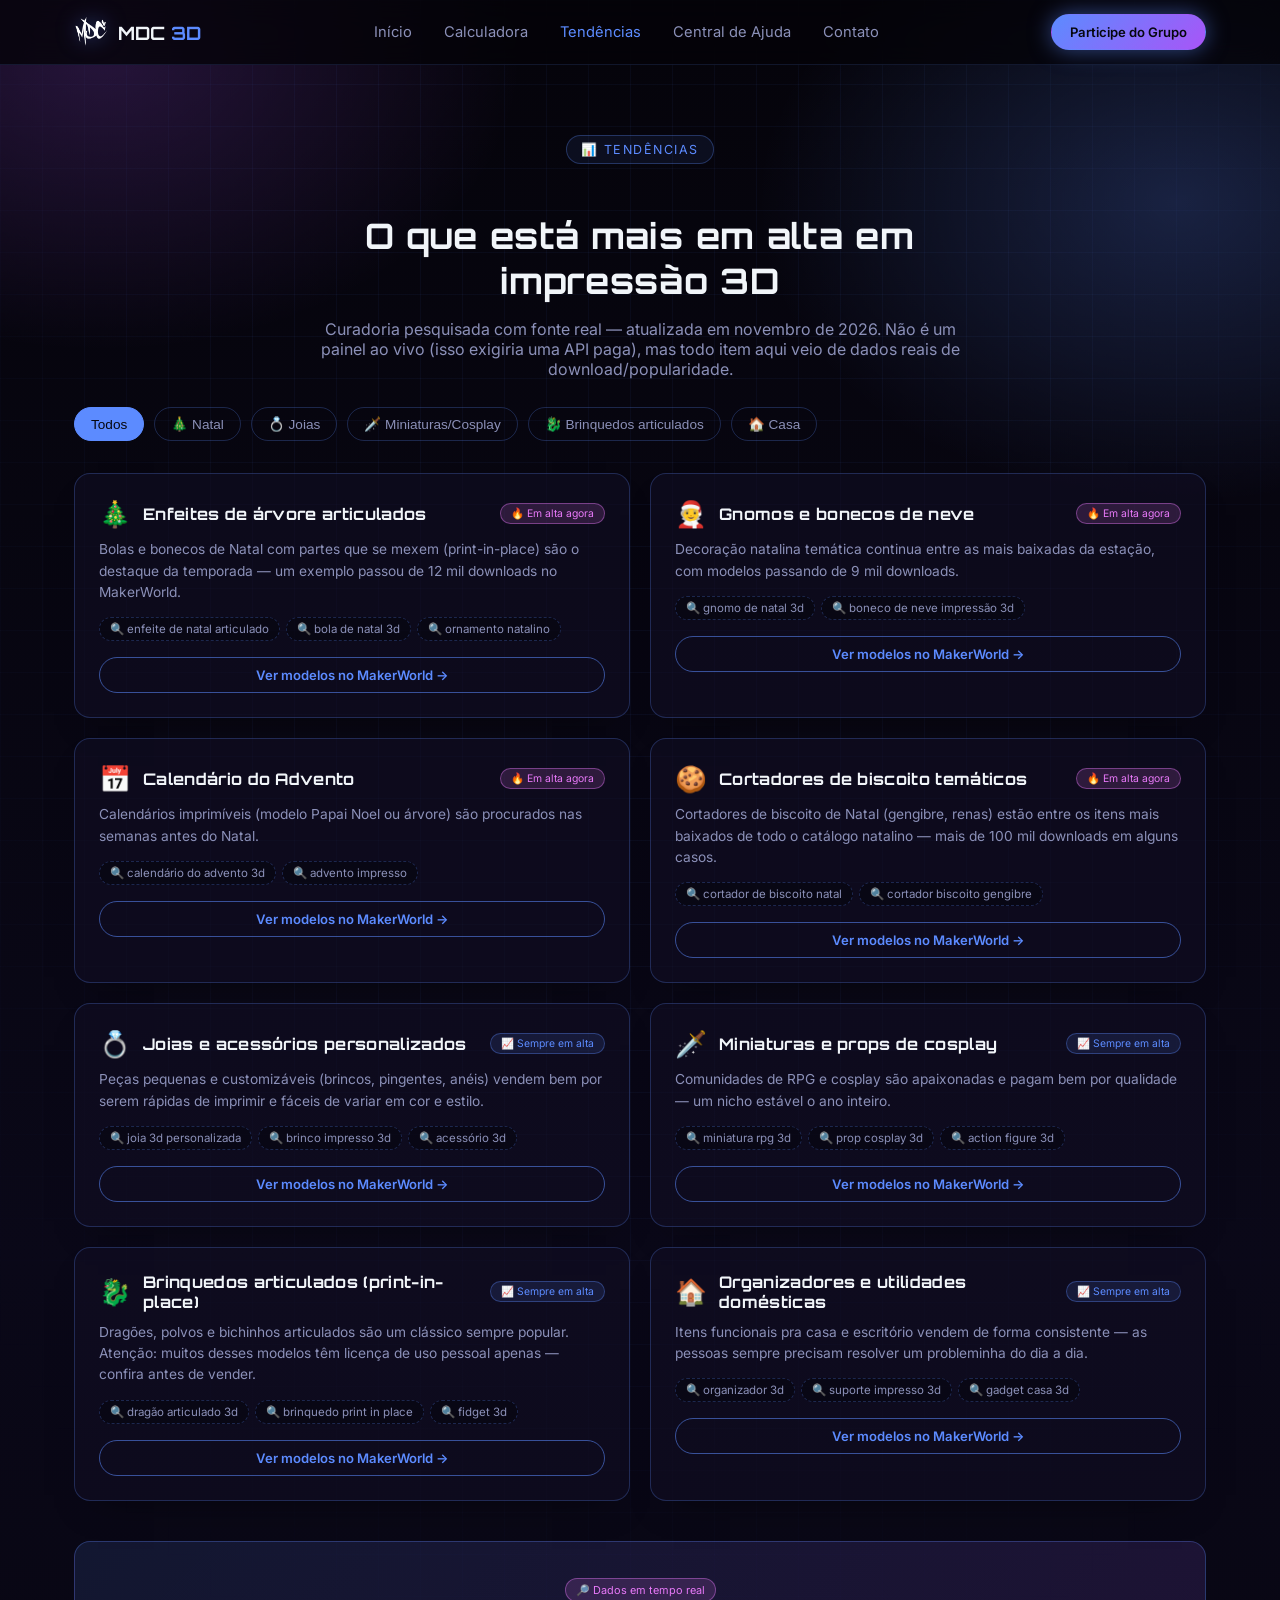
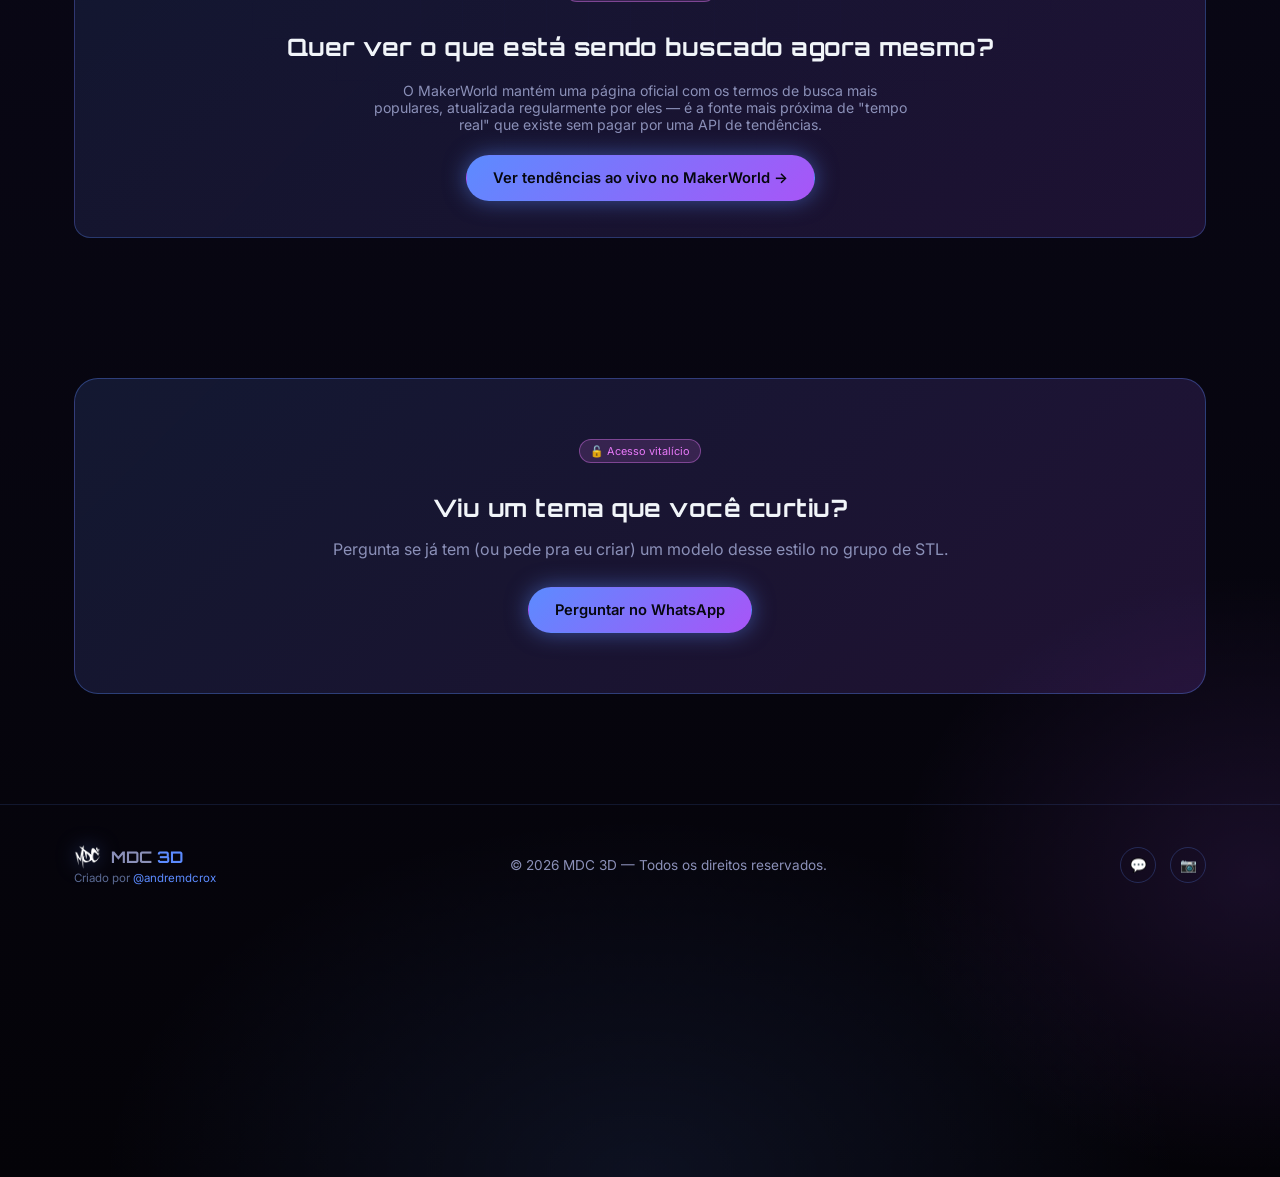
<file: tendencias.html>
<!DOCTYPE html>
<html lang="pt-BR">
<head>
<meta charset="UTF-8">
<meta name="viewport" content="width=device-width, initial-scale=1.0">
<title>Tendências de Impressão 3D | MDC 3D</title>
<meta name="description" content="O que está mais em alta em impressão 3D agora — tendências pesquisadas com fonte real, por categoria, mais um atalho pra busca ao vivo no MakerWorld.">
<meta name="theme-color" content="#040308">
<link rel="canonical" href="https://andremdcrox.github.io/mdc3d-site/tendencias.html">
<meta property="og:type" content="website">
<meta property="og:site_name" content="MDC 3D">
<meta property="og:title" content="Tendências de Impressão 3D | MDC 3D">
<meta property="og:image" content="assets/og-image.png">
<meta property="og:image:width" content="1200">
<meta property="og:image:height" content="630">
<meta name="twitter:card" content="summary_large_image">
<link rel="icon" type="image/png" href="assets/favicon.png">
<link rel="shortcut icon" href="favicon.ico">
<link rel="preconnect" href="https://fonts.googleapis.com">
<link href="https://fonts.googleapis.com/css2?family=Orbitron:wght@600;700;800&family=Inter:wght@400;500;600;700&display=swap" rel="stylesheet">
<link rel="stylesheet" href="css/style.css?v=8">
</head>
<body>

<header class="navbar">
  <div class="navbar-inner">
    <a href="index.html#home" class="brand"><img src="assets/logo-white.png" alt="MDC 3D"><span>MDC<span class="accent"> 3D</span></span></a>
    <nav class="nav-links">
      <a href="index.html#home">Início</a>
      <a href="index.html#calculadora">Calculadora</a>
      <a href="tendencias.html" data-page="tendencias.html" class="active">Tendências</a>
      <a href="ajuda.html">Central de Ajuda</a>
      <a href="index.html#contato">Contato</a>
    </nav>
    <a class="btn btn-primary btn-sm" href="https://wa.me/5547997833437?text=Ol%C3%A1!%20Quero%20ter%20acesso%20ao%20grupo%20de%20arquivos%20STL%20%28R%2450%2C%20acesso%20vital%C3%ADcio%29." target="_blank" rel="noopener">Participe do Grupo</a>
    <button class="nav-toggle" aria-label="Abrir menu">☰</button>
  </div>
</header>

<main class="container">

  <section class="section" style="padding-bottom:0;">
    <div class="section-head" style="margin-bottom:28px;">
      <span class="eyebrow">📊 Tendências</span>
      <h2>O que está mais em alta em impressão 3D</h2>
      <p>Curadoria pesquisada com fonte real — atualizada em novembro de 2026. Não é um painel ao vivo (isso exigiria uma API paga), mas todo item aqui veio de dados reais de download/popularidade.</p>
    </div>

    <div class="filters" id="trend-filters">
      <button class="chip active" data-filter="todos">Todos</button>
      <button class="chip" data-filter="natal">🎄 Natal</button>
      <button class="chip" data-filter="joias">💍 Joias</button>
      <button class="chip" data-filter="miniaturas">🗡️ Miniaturas/Cosplay</button>
      <button class="chip" data-filter="brinquedos">🐉 Brinquedos articulados</button>
      <button class="chip" data-filter="casa">🏠 Casa</button>
    </div>

    <div class="trend-grid" id="trend-grid">
      <!-- preenchido via js/tendencias.js -->
    </div>
  </section>

  <section class="section" style="padding-top:0;">
    <div class="trend-live-cta">
      <span class="badge-soon">🔎 Dados em tempo real</span>
      <h2>Quer ver o que está sendo buscado agora mesmo?</h2>
      <p>O MakerWorld mantém uma página oficial com os termos de busca mais populares, atualizada regularmente por eles — é a fonte mais próxima de "tempo real" que existe sem pagar por uma API de tendências.</p>
      <a href="https://makerworld.com/pt/more-models" target="_blank" rel="noopener" class="btn btn-primary">Ver tendências ao vivo no MakerWorld →</a>
    </div>
  </section>

  <section class="section">
    <div class="cta-banner">
      <span class="badge-soon">🔓 Acesso vitalício</span>
      <h2>Viu um tema que você curtiu?</h2>
      <p>Pergunta se já tem (ou pede pra eu criar) um modelo desse estilo no grupo de STL.</p>
      <a href="https://wa.me/5547997833437?text=Oi!%20Vi%20as%20tend%C3%AAncias%20no%20site%20e%20queria%20saber%20se%20tem%20modelos%20desse%20tema%20no%20grupo." target="_blank" rel="noopener" class="btn btn-primary">Perguntar no WhatsApp</a>
    </div>
  </section>

</main>

<footer>
  <div class="container footer-inner">
    <div class="footer-col">
      <a href="index.html#home" class="brand"><img src="assets/logo-white.png" alt="MDC 3D" style="height:24px;"><span>MDC<span class="accent"> 3D</span></span></a>
      <span class="footer-credit">Criado por <a href="https://instagram.com/andremdcrox" target="_blank" rel="noopener">@andremdcrox</a></span>
    </div>
    <span>&copy; 2026 MDC 3D — Todos os direitos reservados.</span>
    <div class="footer-social">
      <a href="https://wa.me/5547997833437" target="_blank" rel="noopener">💬</a>
      <a href="https://instagram.com/andremdcrox" target="_blank" rel="noopener">📷</a>
    </div>
  </div>
</footer>

<script src="js/tendencias.js?v=1"></script>
<script>
function renderTrends(filtro) {
  filtro = filtro || 'todos';
  const grid = document.getElementById('trend-grid');
  if (!grid) return;
  const lista = filtro === 'todos' ? TENDENCIAS : TENDENCIAS.filter(t => t.categoria === filtro);

  const mwUrl = (termo) => 'https://makerworld.com/pt/search/models?keyword=' + encodeURIComponent(termo);

  grid.innerHTML = lista.map(t => `
    <div class="trend-card">
      <div class="trend-card-head">
        <span class="trend-icon">${t.icon}</span>
        <h3>${t.titulo}</h3>
        <span class="trend-badge ${t.badge.indexOf('alta agora') > -1 ? 'hot' : 'evergreen'}">${t.badge}</span>
      </div>
      <p>${t.descricao}</p>
      <div class="trend-keywords">${t.keywords.map(k => `<a class="trend-keyword" href="${mwUrl(k)}" target="_blank" rel="noopener">🔍 ${k}</a>`).join('')}</div>
      <div class="trend-card-foot">
        <a class="btn btn-outline btn-sm btn-block" href="${mwUrl(t.titulo)}" target="_blank" rel="noopener">Ver modelos no MakerWorld →</a>
      </div>
    </div>
  `).join('');

  if (typeof initReveal === 'function') initReveal();
}

document.addEventListener('DOMContentLoaded', () => {
  renderTrends();
  document.querySelectorAll('#trend-filters .chip').forEach(chip => {
    chip.addEventListener('click', () => {
      document.querySelectorAll('#trend-filters .chip').forEach(c => c.classList.remove('active'));
      chip.classList.add('active');
      renderTrends(chip.dataset.filter);
    });
  });
});
</script>
<script src="js/main.js?v=8"></script>
</body>
</html>
</file>
<file: css/style.css>
/* ===== MDC 3D — tema dark neon (preto / roxo / azul) ===== */
:root {
  --bg: #040308;
  --bg-soft: #0b0a1a;
  --panel: rgba(18, 14, 36, 0.6);
  --panel-border: rgba(92, 139, 255, 0.25);
  --blue: #3b6dfd;
  --blue-strong: #5c8bff;
  --purple: #a855f7;
  --purple-strong: #b06bff;
  --magenta: #e879f9;
  --text: #f1f5f9;
  --muted: #8b90b8;
  --radius: 16px;
}

* { box-sizing: border-box; }

html { scroll-behavior: smooth; }

/* ---- Scrollbar, seleção e foco ---- */
::selection { background: rgba(92, 139, 255, 0.35); color: #fff; }

::-webkit-scrollbar { width: 11px; height: 11px; }
::-webkit-scrollbar-track { background: #05040c; }
::-webkit-scrollbar-thumb {
  background: linear-gradient(180deg, var(--blue-strong), var(--purple-strong));
  border-radius: 999px;
  border: 2px solid #05040c;
}
::-webkit-scrollbar-thumb:hover { background: linear-gradient(180deg, #7aa0ff, #c88bff); }
html { scrollbar-color: var(--blue-strong) #05040c; scrollbar-width: thin; }

:focus-visible {
  outline: 2px solid var(--blue-strong);
  outline-offset: 2px;
  border-radius: 4px;
}

/* ---- Barra de progresso de leitura ---- */
.scroll-progress {
  position: fixed;
  top: 0; left: 0;
  height: 3px;
  width: 0%;
  background: linear-gradient(90deg, var(--blue-strong), var(--purple-strong));
  box-shadow: 0 0 10px rgba(92, 139, 255, 0.8);
  z-index: 999;
  transition: width 0.1s ease-out;
}

/* ---- Entrada suave da página ---- */
body { animation: pageFadeIn 0.6s ease both; }
@keyframes pageFadeIn {
  from { opacity: 0; transform: translateY(8px); }
  to   { opacity: 1; transform: translateY(0); }
}

body {
  margin: 0;
  background: var(--bg);
  color: var(--text);
  font-family: 'Inter', system-ui, sans-serif;
  min-height: 100vh;
  position: relative;
  overflow-x: hidden;
  -webkit-font-smoothing: antialiased;
}

body::before {
  content: "";
  position: fixed;
  inset: -10%;
  z-index: -2;
  background:
    radial-gradient(ellipse 700px 500px at 15% 10%, rgba(168, 85, 247, 0.20), transparent 60%),
    radial-gradient(ellipse 700px 500px at 85% 15%, rgba(92, 139, 255, 0.22), transparent 60%),
    radial-gradient(ellipse 900px 600px at 50% 100%, rgba(92, 139, 255, 0.10), transparent 60%),
    radial-gradient(ellipse 600px 500px at 90% 90%, rgba(168, 85, 247, 0.12), transparent 60%),
    linear-gradient(180deg, #040308 0%, #0a0818 50%, #040308 100%);
  animation: bgDrift 24s ease-in-out infinite alternate;
}

@keyframes bgDrift {
  0%   { transform: scale(1) translate(0, 0); }
  50%  { transform: scale(1.06) translate(-1.5%, 1%); }
  100% { transform: scale(1) translate(1%, -1%); }
}

body::after {
  content: "";
  position: fixed;
  inset: 0;
  z-index: -1;
  background-image:
    linear-gradient(rgba(92, 139, 255, 0.05) 1px, transparent 1px),
    linear-gradient(90deg, rgba(92, 139, 255, 0.05) 1px, transparent 1px);
  background-size: 42px 42px;
  mask-image: radial-gradient(ellipse 80% 60% at 50% 20%, black 40%, transparent 85%);
}

/* ---- Partículas flutuantes ---- */
.particles-field {
  position: fixed;
  inset: 0;
  z-index: -1;
  overflow: hidden;
  pointer-events: none;
}
.particle {
  position: absolute;
  bottom: -12px;
  width: var(--size, 4px);
  height: var(--size, 4px);
  border-radius: 50%;
  background: radial-gradient(circle, rgba(150, 170, 255, 0.95), rgba(150, 170, 255, 0));
  box-shadow: 0 0 8px 2px rgba(92, 139, 255, 0.55);
  opacity: 0;
  animation: floatUp var(--dur, 14s) linear infinite;
  animation-delay: var(--delay, 0s);
}
.particle.purple {
  background: radial-gradient(circle, rgba(196, 150, 255, 0.95), rgba(196, 150, 255, 0));
  box-shadow: 0 0 8px 2px rgba(168, 85, 247, 0.55);
}
@keyframes floatUp {
  0%   { transform: translate(0, 0); opacity: 0; }
  12%  { opacity: 0.85; }
  88%  { opacity: 0.5; }
  100% { transform: translate(var(--drift, 20px), -108vh); opacity: 0; }
}

a { color: inherit; text-decoration: none; }

h1, h2, h3, .font-display {
  font-family: 'Orbitron', 'Inter', sans-serif;
  letter-spacing: 0.02em;
}

.grad {
  background: linear-gradient(90deg, var(--blue-strong), var(--purple-strong));
  -webkit-background-clip: text;
  background-clip: text;
  color: transparent;
  filter: drop-shadow(0 0 18px rgba(92, 139, 255, 0.35));
}

.container {
  width: 100%;
  max-width: 1180px;
  margin: 0 auto;
  padding: 0 24px;
}

/* ---- Navbar ---- */
.navbar {
  position: sticky;
  top: 0;
  z-index: 50;
  background: rgba(4, 3, 8, 0.78);
  backdrop-filter: blur(14px);
  border-bottom: 1px solid rgba(92, 139, 255, 0.14);
}

.navbar-inner {
  display: flex;
  align-items: center;
  justify-content: space-between;
  padding: 14px 24px;
  max-width: 1180px;
  margin: 0 auto;
}

.brand {
  display: flex;
  align-items: center;
  gap: 10px;
  font-family: 'Orbitron', sans-serif;
  font-weight: 700;
  font-size: 1.15rem;
}

.brand img { height: 30px; width: auto; display: block; filter: drop-shadow(0 0 10px rgba(92, 139, 255, 0.5)); }
.brand span.accent { color: var(--blue-strong); }

.nav-links {
  display: flex;
  gap: 28px;
  align-items: center;
  font-size: 0.92rem;
  color: var(--muted);
}

.nav-links a { transition: color .2s ease; padding: 6px 2px; }
.nav-links a:hover, .nav-links a.active { color: var(--blue-strong); }

.nav-toggle {
  display: none;
  background: none;
  border: 1px solid var(--panel-border);
  border-radius: 8px;
  color: var(--text);
  padding: 8px 10px;
  cursor: pointer;
}

/* ---- Buttons ---- */
.btn {
  display: inline-flex;
  align-items: center;
  justify-content: center;
  gap: 8px;
  padding: 13px 26px;
  border-radius: 999px;
  font-weight: 600;
  font-size: 0.92rem;
  cursor: pointer;
  border: 1px solid transparent;
  transition: transform .15s ease, box-shadow .2s ease, opacity .2s ease;
  white-space: nowrap;
  position: relative;
  overflow: hidden;
}
.btn:hover { transform: translateY(-2px); }

.btn-primary {
  background: linear-gradient(135deg, var(--blue-strong), var(--purple));
  color: #06070f;
  box-shadow: 0 0 22px rgba(92, 139, 255, 0.5);
}
.btn-primary:hover { box-shadow: 0 0 34px rgba(92, 139, 255, 0.7); }
.btn-primary::after {
  content: "";
  position: absolute; top: 0; left: -60%;
  width: 40%; height: 100%;
  background: linear-gradient(120deg, transparent, rgba(255,255,255,0.5), transparent);
  transform: skewX(-20deg);
  transition: left .6s ease;
}
.btn-primary:hover::after { left: 130%; }

.btn-outline {
  background: transparent;
  color: var(--blue-strong);
  border-color: rgba(92, 139, 255, 0.55);
}
.btn-outline:hover { background: rgba(92, 139, 255, 0.08); }

.btn-ghost {
  background: rgba(168, 85, 247, 0.12);
  color: #e9d5ff;
  border-color: rgba(168, 85, 247, 0.4);
}

.btn-block { width: 100%; }
.btn-sm { padding: 9px 18px; font-size: 0.82rem; }

/* ---- Hero ---- */
.hero {
  padding: 90px 0 60px;
  display: grid;
  grid-template-columns: 1.1fr 0.9fr;
  gap: 40px;
  align-items: center;
}

.eyebrow {
  display: inline-flex;
  align-items: center;
  gap: 8px;
  font-size: 0.78rem;
  letter-spacing: 0.12em;
  text-transform: uppercase;
  color: var(--blue-strong);
  background: rgba(92, 139, 255, 0.08);
  border: 1px solid rgba(92, 139, 255, 0.3);
  padding: 6px 14px;
  border-radius: 999px;
  margin-bottom: 20px;
}

.hero h1 {
  font-size: clamp(2rem, 4.2vw, 3.1rem);
  line-height: 1.15;
  margin: 0 0 18px;
}

.hero p.lead {
  color: var(--muted);
  font-size: 1.05rem;
  max-width: 540px;
  margin-bottom: 32px;
}

.hero-actions { display: flex; gap: 16px; flex-wrap: wrap; }

.hero-visual {
  position: relative;
  aspect-ratio: 1 / 1;
  border-radius: 24px;
  background: var(--panel);
  border: 1px solid var(--panel-border);
  display: flex;
  align-items: center;
  justify-content: center;
  box-shadow: 0 0 70px rgba(92, 139, 255, 0.16), inset 0 0 60px rgba(168, 85, 247, 0.08), 0 30px 60px -20px rgba(0,0,0,0.6);
  overflow: hidden;
}

/* ---- Cena da impressora 3D imprimindo ---- */
.printer-scene {
  position: relative;
  width: 68%;
  aspect-ratio: 1 / 1;
  max-width: 260px;
}

.printer-frame {
  position: absolute;
  inset: 0;
  width: 100%;
  height: 100%;
}

.printer-scene .bed {
  position: absolute;
  left: 12%; right: 12%; bottom: 20%;
  height: 4px;
  border-radius: 2px;
  background: linear-gradient(90deg, var(--blue-strong), var(--purple-strong));
  box-shadow: 0 0 16px rgba(92, 139, 255, 0.8);
  z-index: 1;
}

.head-rail {
  position: absolute;
  left: 14%; right: 14%;
  height: 2px;
  background: linear-gradient(90deg, var(--blue-strong), var(--purple-strong));
  opacity: 0.5;
  animation: headRise 4s steps(9, end) infinite;
  z-index: 2;
}

.print-object {
  position: absolute;
  left: 50%; bottom: 24%;
  width: 50%; height: 46%;
  transform: translateX(-50%);
  clip-path: inset(100% 0 0 0);
  animation: buildFill 4s steps(9, end) infinite;
  filter: drop-shadow(0 0 14px rgba(92, 139, 255, 0.55));
  z-index: 1;
}
.print-object .logo-fill {
  width: 100%;
  height: 100%;
  background: linear-gradient(135deg, #5c8bff, #b06bff);
  -webkit-mask-image: url('../assets/logo-white.png');
  -webkit-mask-size: contain;
  -webkit-mask-repeat: no-repeat;
  -webkit-mask-position: center;
  mask-image: url('../assets/logo-white.png');
  mask-size: contain;
  mask-repeat: no-repeat;
  mask-position: center;
}
@keyframes buildFill {
  0%   { clip-path: inset(100% 0 0 0); }
  82%  { clip-path: inset(0% 0 0 0); }
  100% { clip-path: inset(0% 0 0 0); }
}

.head-track {
  position: absolute;
  left: 50%; top: 74%;
  width: 0; height: 0;
  z-index: 3;
  animation: headRise 4s steps(9, end) infinite;
}
@keyframes headRise {
  0%   { top: 74%; }
  82%  { top: 16%; }
  100% { top: 16%; }
}

.head-jitter {
  position: absolute;
  left: -11px; top: -9px;
  width: 22px; height: 9px;
  border-radius: 3px 3px 1px 1px;
  background: linear-gradient(135deg, var(--blue-strong), var(--purple-strong));
  box-shadow: 0 0 14px rgba(92, 139, 255, 0.85);
  animation: headMove 0.5s ease-in-out infinite;
}
.head-jitter::before {
  /* bico da impressora (cone apontando pra baixo) */
  content: "";
  position: absolute;
  left: 50%; bottom: -6px;
  width: 0; height: 0;
  margin-left: -4px;
  border-left: 4px solid transparent;
  border-right: 4px solid transparent;
  border-top: 6px solid var(--purple-strong);
  filter: drop-shadow(0 0 6px rgba(168, 85, 247, 0.85));
}
.head-jitter::after {
  /* ponta aquecida do bico */
  content: "";
  position: absolute;
  left: 50%; bottom: -8px;
  width: 5px; height: 5px;
  margin-left: -2.5px;
  border-radius: 50%;
  background: #fff;
  box-shadow: 0 0 10px 3px rgba(92, 139, 255, 0.95);
  animation: nozzlePulse 0.3s ease-in-out infinite alternate;
}
@keyframes headMove {
  0%, 100% { transform: translateX(-13px); }
  50%      { transform: translateX(13px); }
}
@keyframes nozzlePulse {
  0%   { opacity: 0.5; transform: scale(0.8); }
  100% { opacity: 1; transform: scale(1.3); }
}

/* ---- Section ---- */
.section { padding: 70px 0; }
.section-head { text-align: center; max-width: 640px; margin: 0 auto 44px; }
.section-head h2 { font-size: clamp(1.6rem, 3vw, 2.2rem); margin-bottom: 12px; }
.section-head p { color: var(--muted); }

/* ---- Cards grid ---- */
.grid-3 {
  display: grid;
  grid-template-columns: repeat(3, 1fr);
  gap: 22px;
}
.grid-2 {
  display: grid;
  grid-template-columns: repeat(2, 1fr);
  gap: 22px;
}
.grid-4 {
  display: grid;
  grid-template-columns: repeat(4, 1fr);
  gap: 22px;
}

.card {
  position: relative;
  background: var(--panel);
  border: 1px solid var(--panel-border);
  border-radius: var(--radius);
  padding: 28px 24px;
  box-shadow: 0 1px 0 rgba(255,255,255,0.04) inset, 0 18px 36px -24px rgba(0,0,0,0.6);
  transition: transform .25s cubic-bezier(.2,.8,.2,1), border-color .2s ease, box-shadow .25s ease;
}
.card::before, .product-card::before {
  content: "";
  position: absolute;
  top: 0; left: 16px; right: 16px; height: 2px;
  background: linear-gradient(90deg, var(--blue-strong), var(--purple-strong));
  opacity: 0;
  border-radius: 2px;
  transition: opacity .25s ease;
}
.card:hover::before, .product-card:hover::before { opacity: 0.9; }
.card:hover {
  transform: translateY(-6px);
  border-color: rgba(92, 139, 255, 0.55);
  box-shadow: 0 1px 0 rgba(255,255,255,0.06) inset, 0 24px 48px -20px rgba(92, 139, 255, 0.28), 0 8px 20px -8px rgba(0,0,0,0.5);
}

.card .icon-box {
  width: 48px; height: 48px;
  border-radius: 12px;
  display: flex; align-items: center; justify-content: center;
  font-size: 1.4rem;
  background: linear-gradient(135deg, rgba(92,139,255,0.18), rgba(168,85,247,0.18));
  border: 1px solid rgba(92, 139, 255, 0.3);
  margin-bottom: 16px;
}

.card h3 { font-size: 1.05rem; margin: 0 0 8px; }
.card p { color: var(--muted); font-size: 0.9rem; line-height: 1.55; margin: 0; }

/* ---- Steps (como funciona) ---- */
.steps {
  display: grid;
  grid-template-columns: repeat(4, 1fr);
  gap: 20px;
}
.step {
  position: relative;
  padding: 24px 20px;
  background: var(--panel);
  border: 1px solid var(--panel-border);
  border-radius: var(--radius);
}
.step .num {
  font-family: 'Orbitron', sans-serif;
  font-size: 1.6rem;
  color: var(--blue-strong);
  opacity: 0.6;
  margin-bottom: 10px;
}
.step h3 { font-size: 0.98rem; margin: 0 0 6px; }
.step p { color: var(--muted); font-size: 0.85rem; margin: 0; }

/* ---- Catálogo ---- */
.filters {
  display: flex;
  gap: 10px;
  flex-wrap: wrap;
  margin-bottom: 32px;
}
.chip {
  padding: 8px 16px;
  border-radius: 999px;
  border: 1px solid var(--panel-border);
  color: var(--muted);
  font-size: 0.85rem;
  cursor: pointer;
  background: transparent;
  transition: all .2s ease;
}
.chip.active, .chip:hover {
  color: #06070f;
  background: var(--blue-strong);
  border-color: var(--blue-strong);
}

.product-grid {
  display: grid;
  grid-template-columns: repeat(auto-fill, minmax(230px, 1fr));
  gap: 22px;
}

.product-card {
  position: relative;
  background: var(--panel);
  border: 1px solid var(--panel-border);
  border-radius: var(--radius);
  overflow: hidden;
  display: flex;
  flex-direction: column;
  box-shadow: 0 18px 36px -24px rgba(0,0,0,0.6);
  transition: transform .25s cubic-bezier(.2,.8,.2,1), border-color .2s ease, box-shadow .25s ease;
}
.product-card:hover {
  transform: translateY(-6px);
  border-color: rgba(92,139,255,.5);
  box-shadow: 0 24px 48px -20px rgba(92, 139, 255, 0.25), 0 8px 20px -8px rgba(0,0,0,0.5);
}

.product-thumb {
  aspect-ratio: 1/1;
  background: linear-gradient(135deg, rgba(92,139,255,0.14), rgba(168,85,247,0.14));
  display: flex; align-items: center; justify-content: center;
  font-size: 2.6rem;
  border-bottom: 1px solid var(--panel-border);
}

.product-body { padding: 16px; display: flex; flex-direction: column; gap: 10px; flex: 1; }
.product-body h3 { font-size: 0.95rem; margin: 0; }
.product-tag { font-size: 0.72rem; color: var(--blue-strong); text-transform: uppercase; letter-spacing: .06em; }
.product-price { font-family: 'Orbitron', sans-serif; font-size: 1.2rem; color: var(--text); margin-top: auto; }
.product-price small { color: var(--muted); font-size: 0.7rem; font-family: 'Inter', sans-serif; display: block; font-weight: 400; }

.badge-soon {
  display: inline-block;
  font-size: 0.68rem;
  padding: 4px 10px;
  border-radius: 999px;
  background: rgba(232, 121, 249, 0.15);
  color: var(--magenta);
  border: 1px solid rgba(232, 121, 249, 0.4);
  margin-bottom: 10px;
}

/* ---- Calculadora ---- */
.calc-wrap {
  display: grid;
  grid-template-columns: 1fr 1fr;
  gap: 28px;
  align-items: start;
}

.panel {
  position: relative;
  background: var(--panel);
  border: 1px solid var(--panel-border);
  border-radius: var(--radius);
  padding: 28px;
  box-shadow: 0 1px 0 rgba(255,255,255,0.04) inset, 0 24px 50px -30px rgba(0,0,0,0.65);
}

.field { margin-bottom: 18px; }
.field label {
  display: flex;
  justify-content: space-between;
  font-size: 0.85rem;
  color: var(--muted);
  margin-bottom: 8px;
}
.field label .hint { color: #5b6a93; font-size: 0.75rem; }
.field label .label-main { display: inline-flex; align-items: center; gap: 5px; }

.field-help {
  display: inline-flex;
  align-items: center;
  justify-content: center;
  width: 15px;
  height: 15px;
  flex-shrink: 0;
  border-radius: 50%;
  border: 1px solid rgba(92, 139, 255, 0.4);
  color: var(--blue-strong);
  font-size: 0.62rem;
  font-weight: 700;
  font-style: normal;
  cursor: help;
  position: relative;
}
.field-help::before {
  content: attr(data-tooltip);
  position: absolute;
  bottom: calc(100% + 9px);
  left: 0;
  transform: translateY(4px);
  width: max-content;
  max-width: 230px;
  background: #0b0a18;
  border: 1px solid var(--panel-border);
  color: var(--text);
  font-size: 0.74rem;
  font-weight: 400;
  line-height: 1.45;
  padding: 10px 12px;
  border-radius: 8px;
  box-shadow: 0 14px 32px rgba(0,0,0,0.55);
  opacity: 0;
  pointer-events: none;
  transition: opacity .15s ease, transform .15s ease;
  z-index: 60;
  text-align: left;
}
.field-help:hover::before, .field-help:focus-visible::before {
  opacity: 1;
  transform: translateY(0);
}

.field input, .field select {
  width: 100%;
  background: rgba(5, 4, 12, 0.6);
  border: 1px solid rgba(92, 139, 255, 0.22);
  border-radius: 10px;
  padding: 11px 14px;
  color: var(--text);
  font-size: 0.95rem;
  outline: none;
  transition: border-color .2s ease, box-shadow .2s ease;
}
.field input:hover, .field select:hover { border-color: rgba(92, 139, 255, 0.4); }
.field input:focus, .field select:focus {
  border-color: var(--blue-strong);
  box-shadow: 0 0 0 3px rgba(92, 139, 255, 0.15), 0 0 16px rgba(92, 139, 255, 0.2);
}

.field-row { display: grid; grid-template-columns: 1fr 1fr; gap: 14px; }

.field-group-title {
  font-size: 0.72rem;
  text-transform: uppercase;
  letter-spacing: .08em;
  color: var(--blue-strong);
  opacity: 0.9;
  margin: 24px 0 14px;
  padding-bottom: 6px;
  border-bottom: 1px dashed var(--panel-border);
}
.field-group-title:first-child { margin-top: 0; }

.stl-dropzone {
  border: 2px dashed var(--panel-border);
  border-radius: 12px;
  padding: 20px;
  text-align: center;
  cursor: pointer;
  transition: border-color .2s ease, background .2s ease;
}
.stl-dropzone:hover, .stl-dropzone.dragover {
  border-color: var(--blue-strong);
  background: rgba(92, 139, 255, 0.06);
}
.stl-dropzone-text strong { display: block; font-size: 0.88rem; margin-bottom: 4px; }
.stl-dropzone-text span { font-size: 0.76rem; color: var(--muted); }

.stl-result {
  margin-top: 14px;
  padding: 14px;
  border-radius: 10px;
  background: rgba(92, 139, 255, 0.08);
  border: 1px solid rgba(92, 139, 255, 0.25);
  font-size: 0.84rem;
  color: var(--muted);
  display: flex;
  flex-direction: column;
  gap: 6px;
}
.stl-result strong { color: var(--text); }
.stl-note {
  font-size: 0.7rem;
  color: #5b6a93;
  margin-top: 8px;
  line-height: 1.5;
}

.subcalc { margin: -6px 0 18px; }
.subcalc summary {
  cursor: pointer;
  font-size: 0.78rem;
  color: var(--blue-strong);
  list-style: none;
}
.subcalc summary::-webkit-details-marker { display: none; }
.subcalc summary::before { content: "▸ "; }
.subcalc[open] summary::before { content: "▾ "; }
.subcalc-body {
  display: flex;
  gap: 10px;
  margin-top: 12px;
  align-items: end;
  flex-wrap: wrap;
  background: rgba(5,4,12,0.4);
  border: 1px solid var(--panel-border);
  border-radius: 10px;
  padding: 14px;
}
.subcalc-body .field { flex: 1; min-width: 130px; margin-bottom: 0; }
.subcalc-body .btn { margin-top: 2px; }

.result-list { display: flex; flex-direction: column; gap: 14px; margin-bottom: 20px; }
.result-row {
  display: flex;
  justify-content: space-between;
  align-items: baseline;
  padding-bottom: 14px;
  border-bottom: 1px dashed rgba(92, 139, 255, 0.18);
  font-size: 0.9rem;
  color: var(--muted);
}
.result-row span.val { color: var(--text); font-weight: 600; }

.result-final {
  text-align: center;
  padding: 24px;
  border-radius: 14px;
  background: linear-gradient(135deg, rgba(92,139,255,0.14), rgba(168,85,247,0.14));
  border: 1px solid rgba(92, 139, 255, 0.4);
}
.result-final .label { font-size: 0.8rem; color: var(--muted); text-transform: uppercase; letter-spacing: .08em; margin-bottom: 8px; }
.result-final .price { font-family: 'Orbitron', sans-serif; font-size: 2.4rem; color: var(--blue-strong); text-shadow: 0 0 24px rgba(92,139,255,0.6); }
.result-final .sub { font-size: 0.78rem; color: #5b6a93; margin-top: 6px; }

.market-ref {
  margin-top: 20px;
  padding: 16px;
  border-radius: 12px;
  border: 1px dashed rgba(232, 121, 249, 0.4);
  background: rgba(232, 121, 249, 0.06);
  font-size: 0.85rem;
  color: var(--muted);
}

/* ---- Destaques de resultado (preço + lucro) ---- */
.result-highlights {
  display: grid;
  grid-template-columns: 1fr 1fr;
  gap: 14px;
  margin-bottom: 24px;
}
.highlight-box {
  padding: 16px;
  border-radius: 12px;
  background: rgba(92, 139, 255, 0.08);
  border: 1px solid var(--panel-border);
  text-align: center;
}
.highlight-box .hl-label {
  font-size: 0.7rem;
  color: var(--muted);
  text-transform: uppercase;
  letter-spacing: .06em;
  margin-bottom: 6px;
}
.highlight-box .hl-value {
  font-family: 'Orbitron', sans-serif;
  font-size: 1.35rem;
  color: var(--blue-strong);
}
.highlight-box.profit { background: rgba(12, 163, 12, 0.1); border-color: rgba(12, 163, 12, 0.35); }
.highlight-box.profit .hl-value { color: #28d17c; }

/* status dinâmico: vermelho (sem margem) / laranja (lucro normal) / verde (lucro excelente) */
.highlight-box.status-risk { background: rgba(208, 59, 59, 0.12); border-color: rgba(208, 59, 59, 0.45); }
.highlight-box.status-risk .hl-value { color: #ff6b6b; }
.highlight-box.status-normal { background: rgba(250, 178, 25, 0.12); border-color: rgba(250, 178, 25, 0.45); }
.highlight-box.status-normal .hl-value { color: #fab219; }
.highlight-box.status-excelente { background: rgba(12, 163, 12, 0.12); border-color: rgba(12, 163, 12, 0.45); }
.highlight-box.status-excelente .hl-value { color: #28d17c; }

.status-banner {
  display: flex;
  align-items: center;
  justify-content: center;
  gap: 8px;
  padding: 11px 16px;
  border-radius: 10px;
  margin-bottom: 22px;
  font-size: 0.85rem;
  font-weight: 600;
  border: 1px solid;
  transition: background .3s ease, border-color .3s ease, color .3s ease;
}
.status-banner.status-risk { background: rgba(208, 59, 59, 0.14); border-color: rgba(208, 59, 59, 0.5); color: #ff6b6b; }
.status-banner.status-normal { background: rgba(250, 178, 25, 0.14); border-color: rgba(250, 178, 25, 0.5); color: #fab219; }
.status-banner.status-excelente { background: rgba(12, 163, 12, 0.14); border-color: rgba(12, 163, 12, 0.5); color: #28d17c; }

.chart-marker.status-risk .dot { box-shadow: 0 0 0 4px rgba(208, 59, 59, 0.35), 0 0 14px rgba(208, 59, 59, 0.95); }
.chart-marker.status-normal .dot { box-shadow: 0 0 0 4px rgba(250, 178, 25, 0.35), 0 0 14px rgba(250, 178, 25, 0.95); }
.chart-marker.status-excelente .dot { box-shadow: 0 0 0 4px rgba(12, 163, 12, 0.35), 0 0 14px rgba(12, 163, 12, 0.95); }

/* ---- Gráfico de faixa de preço (mínimo / sugerido / máximo) ---- */
.price-chart {
  position: relative;
  padding-top: 64px;
  margin-top: 8px;
  -webkit-user-select: none;
  user-select: none;
}
.chart-track-wrap {
  position: relative;
  padding: 14px 0;
  cursor: pointer;
}
.chart-track {
  position: relative;
  height: 16px;
  border-radius: 999px;
  overflow: hidden;
  display: flex;
  background: rgba(255,255,255,0.06);
  box-shadow: inset 0 1px 3px rgba(0,0,0,0.4);
  transition: box-shadow .2s ease;
}
.chart-track-wrap:hover .chart-track,
.price-chart.dragging .chart-track {
  box-shadow: inset 0 1px 3px rgba(0,0,0,0.4), 0 0 0 3px rgba(92,139,255,0.15);
}
.chart-zone { height: 100%; transition: width .6s ease; }
.price-chart.dragging .chart-zone { transition: none; }
.chart-zone.risk { background: #d03b3b; }
.chart-zone.safe { background: #fab219; }
.chart-zone.high { background: #0ca30c; }

.chart-marker {
  position: absolute;
  top: 0;
  transform: translateX(-50%);
  transition: left .35s cubic-bezier(.2,.8,.2,1);
  text-align: center;
  z-index: 3;
  touch-action: none;
  cursor: grab;
}
.chart-marker:active,
.price-chart.dragging .chart-marker {
  cursor: grabbing;
  transition: none;
}
.chart-marker .connector {
  position: absolute;
  left: 50%; top: 56px; bottom: -28px;
  width: 2px;
  margin-left: -1px;
  background: linear-gradient(180deg, rgba(255,255,255,0.5), transparent);
}
.chart-marker .dot {
  position: relative;
  width: 36px; height: 36px;
  border-radius: 50%;
  background: #fff;
  margin: 0 auto 8px;
  box-shadow: 0 0 0 5px rgba(92,139,255,0.35), 0 0 18px rgba(92,139,255,0.9), 0 4px 10px rgba(0,0,0,0.4);
  transition: box-shadow .25s ease, transform .15s ease;
  display: flex; align-items: center; justify-content: center;
  overflow: hidden;
}
.chart-marker:hover .dot, .chart-marker:focus-visible .dot { transform: scale(1.12); }
.chart-marker:active .dot, .price-chart.dragging .chart-marker .dot { transform: scale(1.22); }
.chart-marker:focus-visible { outline: none; }
.chart-marker:focus-visible .dot { box-shadow: 0 0 0 5px rgba(92,139,255,0.5), 0 0 0 8px rgba(92,139,255,0.25), 0 0 18px rgba(92,139,255,0.9); }

/* ---- Carinha animada (triste/neutra/feliz conforme o status) ---- */
.face { width: 100%; height: 100%; display: block; }
.face-eye { fill: #2a2a35; transition: opacity .2s ease; }
.face-eye-happy { fill: none; stroke: #2a2a35; stroke-width: 7; stroke-linecap: round; opacity: 0; transition: opacity .2s ease; }
.face-brow { stroke: #e2554f; stroke-width: 6; stroke-linecap: round; opacity: 0; transition: opacity .2s ease; }
.face-sweat { fill: #5c8bff; opacity: 0; transition: opacity .2s ease; }
.face-cheek { fill: #ff9db3; opacity: 0; transition: opacity .2s ease; }
.face-mouth { fill: none; stroke: #2a2a35; stroke-width: 6; stroke-linecap: round; }

.chart-marker.status-risk .face-brow,
.chart-marker.status-risk .face-sweat { opacity: 1; }
.chart-marker.status-excelente .face-eye { opacity: 0; }
.chart-marker.status-excelente .face-eye-happy,
.chart-marker.status-excelente .face-cheek { opacity: 1; }
.chart-marker .lbl {
  font-size: 0.72rem;
  background: var(--panel);
  border: 1px solid var(--panel-border);
  padding: 5px 10px;
  border-radius: 8px;
  white-space: nowrap;
  box-shadow: 0 8px 20px rgba(0,0,0,0.4);
}
.chart-marker .lbl strong { color: var(--text); display: block; font-size: 0.85rem; font-family: 'Orbitron', sans-serif; }
.chart-marker .lbl .lbl-status { font-size: 0.65rem; display: block; margin-top: 2px; font-weight: 600; letter-spacing: .02em; }
.chart-marker.status-risk .lbl .lbl-status { color: #ff6b6b; }
.chart-marker.status-normal .lbl .lbl-status { color: #fab219; }
.chart-marker.status-excelente .lbl .lbl-status { color: #28d17c; }

.chart-hint {
  text-align: center;
  font-size: 0.68rem;
  color: #5b6a93;
  margin-top: 4px;
}
.chart-hint .drag-icon { display: inline-block; animation: dragHintMove 1.8s ease-in-out infinite; }
@keyframes dragHintMove {
  0%, 100% { transform: translateX(0); }
  50% { transform: translateX(4px); }
}

.chart-ticks { position: relative; height: 42px; margin-top: 10px; }
.chart-tick {
  position: absolute;
  top: 0;
  transform: translateX(-50%);
  text-align: center;
  font-size: 0.68rem;
  color: var(--muted);
  transition: left .35s cubic-bezier(.2,.8,.2,1);
  white-space: nowrap;
}
.price-chart.dragging .chart-tick { transition: none; }
.chart-tick .tick-line { width: 2px; height: 8px; background: var(--panel-border); margin: 0 auto 4px; }
.chart-tick strong { display: block; color: var(--text); font-size: 0.76rem; }

.chart-legend {
  display: flex;
  gap: 16px;
  flex-wrap: wrap;
  margin-top: 16px;
  font-size: 0.76rem;
  color: var(--muted);
}
.chart-legend span { display: inline-flex; align-items: center; gap: 6px; }
.chart-legend i { width: 10px; height: 10px; border-radius: 3px; display: inline-block; }
.chart-legend i.risk { background: #d03b3b; }
.chart-legend i.safe { background: #fab219; }
.chart-legend i.high { background: #0ca30c; }

.chart-note {
  margin-top: 16px;
  font-size: 0.72rem;
  color: #5b6a93;
  line-height: 1.6;
}
.chart-note a { color: var(--blue-strong); }

/* ---- YouTube ---- */
.youtube-wrap {
  display: grid;
  grid-template-columns: 1.3fr 1fr;
  gap: 28px;
  align-items: stretch;
}
.youtube-embed {
  position: relative;
  width: 100%;
  padding-top: 56.25%;
  border-radius: var(--radius);
  overflow: hidden;
  border: 1px solid var(--panel-border);
  box-shadow: 0 0 40px rgba(92, 139, 255, 0.15);
}
.youtube-embed iframe { position: absolute; inset: 0; width: 100%; height: 100%; border: 0; }
.youtube-cta {
  background: var(--panel);
  border: 1px solid var(--panel-border);
  border-radius: var(--radius);
  padding: 28px;
  display: flex;
  flex-direction: column;
  justify-content: center;
  text-align: center;
}
.youtube-cta .icon-box { width: 56px; height: 56px; margin: 0 auto 16px; font-size: 1.8rem; }
.youtube-cta h3 { margin: 0 0 4px; }
.youtube-cta .yt-handle { color: var(--muted); font-size: 0.82rem; margin-bottom: 14px; }
.youtube-cta p { color: var(--muted); font-size: 0.88rem; margin-bottom: 22px; }

/* ---- Espaço de anúncio (AdSense ou outra rede) ---- */
.ad-slot {
  margin: 8px auto 0;
  max-width: 970px;
  text-align: center;
}
.ad-slot-label {
  display: block;
  font-size: 0.64rem;
  color: #5b6a93;
  text-transform: uppercase;
  letter-spacing: .08em;
  margin-bottom: 8px;
}
.ad-slot-placeholder {
  border: 1px dashed var(--panel-border);
  border-radius: 10px;
  padding: 20px;
  color: var(--muted);
  font-size: 0.78rem;
  background: rgba(92, 139, 255, 0.03);
  min-height: 90px;
  display: flex;
  align-items: center;
  justify-content: center;
}

/* ---- CTA banner ---- */
.cta-banner {
  text-align: center;
  padding: 60px 40px;
  border-radius: 24px;
  background: linear-gradient(135deg, rgba(92,139,255,0.14), rgba(168,85,247,0.16));
  border: 1px solid rgba(92, 139, 255, 0.35);
}
.cta-banner h2 { margin-bottom: 12px; }
.cta-banner p { color: var(--muted); margin-bottom: 28px; }

/* ---- Footer ---- */
footer {
  border-top: 1px solid rgba(92, 139, 255, 0.14);
  padding: 40px 0;
  margin-top: 40px;
}
.footer-inner {
  display: flex;
  justify-content: space-between;
  align-items: center;
  flex-wrap: wrap;
  gap: 16px;
  color: var(--muted);
  font-size: 0.85rem;
}
.footer-inner .brand { font-size: 1rem; }
.footer-credit { font-size: 0.72rem; color: #5b6a93; margin-top: 2px; }
.footer-credit a { color: var(--blue-strong); }
.footer-col { display: flex; flex-direction: column; }
.footer-social { display: flex; gap: 14px; }
.footer-social a {
  width: 36px; height: 36px;
  border-radius: 50%;
  border: 1px solid var(--panel-border);
  display: flex; align-items: center; justify-content: center;
  transition: all .2s ease;
}
.footer-social a:hover { border-color: var(--blue-strong); color: var(--blue-strong); }

/* ---- Central de Ajuda: acordeão de problemas ---- */
.problem-list { display: flex; flex-direction: column; gap: 12px; margin-bottom: 60px; }
.problem-item {
  background: var(--panel);
  border: 1px solid var(--panel-border);
  border-radius: var(--radius);
  overflow: hidden;
}
.problem-item summary {
  cursor: pointer;
  padding: 18px 22px;
  display: flex;
  align-items: center;
  gap: 14px;
  font-weight: 600;
  list-style: none;
}
.problem-item summary::-webkit-details-marker { display: none; }
.problem-item .p-icon { flex-shrink: 0; display: flex; }
.problem-item .p-icon svg { width: 30px; height: 30px; display: block; }
.problem-item .arrow { margin-left: auto; color: var(--muted); font-size: 0.8rem; transition: transform .2s ease; }
.problem-item[open] .arrow { transform: rotate(180deg); }
.problem-item .problem-body { padding: 0 22px 22px; color: var(--muted); font-size: 0.9rem; line-height: 1.7; }
.problem-body strong {
  color: var(--blue-strong);
  display: block;
  margin: 12px 0 4px;
  font-size: 0.74rem;
  text-transform: uppercase;
  letter-spacing: .06em;
}
.problem-cat-badge {
  font-size: 0.66rem;
  padding: 3px 10px;
  border-radius: 999px;
  background: rgba(92, 139, 255, 0.12);
  color: var(--blue-strong);
  border: 1px solid rgba(92, 139, 255, 0.3);
  white-space: nowrap;
}

/* ---- Tendências de impressão 3D ---- */
.trend-grid { display: grid; grid-template-columns: repeat(2, 1fr); gap: 20px; margin-bottom: 40px; }
.trend-card {
  position: relative;
  background: var(--panel);
  border: 1px solid var(--panel-border);
  border-radius: var(--radius);
  padding: 24px;
  box-shadow: 0 18px 36px -24px rgba(0,0,0,0.6);
  transition: transform .25s cubic-bezier(.2,.8,.2,1), border-color .2s ease, box-shadow .25s ease;
}
.trend-card:hover {
  transform: translateY(-6px);
  border-color: rgba(92, 139, 255, 0.55);
  box-shadow: 0 24px 48px -20px rgba(92, 139, 255, 0.25), 0 8px 20px -8px rgba(0,0,0,0.5);
}
.trend-card-head { display: flex; align-items: center; gap: 12px; margin-bottom: 10px; }
.trend-card .trend-icon { font-size: 1.6rem; }
.trend-card h3 { font-size: 1rem; margin: 0; flex: 1; }
.trend-badge {
  font-size: 0.65rem;
  padding: 3px 10px;
  border-radius: 999px;
  white-space: nowrap;
  border: 1px solid;
}
.trend-badge.hot { background: rgba(232, 121, 249, 0.15); color: var(--magenta); border-color: rgba(232, 121, 249, 0.4); }
.trend-badge.evergreen { background: rgba(92, 139, 255, 0.12); color: var(--blue-strong); border-color: rgba(92, 139, 255, 0.35); }
.trend-card p { color: var(--muted); font-size: 0.86rem; line-height: 1.55; margin: 0 0 14px; }
.trend-keywords { display: flex; flex-wrap: wrap; gap: 6px; }
.trend-keyword {
  font-size: 0.72rem;
  padding: 4px 10px;
  border-radius: 999px;
  background: rgba(5,4,12,0.5);
  border: 1px dashed var(--panel-border);
  color: var(--muted);
  display: inline-flex;
  align-items: center;
  gap: 4px;
  transition: border-color .2s ease, color .2s ease, background .2s ease;
}
a.trend-keyword:hover {
  border-color: var(--blue-strong);
  border-style: solid;
  color: var(--blue-strong);
  background: rgba(92, 139, 255, 0.08);
}
.trend-card-foot { margin-top: 16px; }

.trend-live-cta {
  text-align: center;
  padding: 36px 30px;
  border-radius: var(--radius);
  background: linear-gradient(135deg, rgba(92,139,255,0.12), rgba(168,85,247,0.14));
  border: 1px solid rgba(92, 139, 255, 0.3);
}
.trend-live-cta p { color: var(--muted); max-width: 540px; margin: 0 auto 22px; font-size: 0.88rem; }

/* ---- Marcas: links oficiais de código de erro ---- */
.brand-grid { display: grid; grid-template-columns: repeat(3, 1fr); gap: 20px; }
.brand-card {
  background: var(--panel);
  border: 1px solid var(--panel-border);
  border-radius: var(--radius);
  padding: 26px 22px;
  text-align: center;
  display: flex;
  flex-direction: column;
}
.brand-card .brand-icon { font-size: 2rem; margin-bottom: 12px; }
.brand-card h3 { margin: 0 0 8px; font-size: 1rem; }
.brand-card p { color: var(--muted); font-size: 0.82rem; line-height: 1.55; margin-bottom: 18px; flex: 1; }

/* ---- Scroll reveal ---- */
.reveal {
  opacity: 0;
  transform: translateY(26px);
  transition: opacity .7s ease, transform .7s ease;
}
.reveal.visible {
  opacity: 1;
  transform: translateY(0);
}

/* ---- Responsive ---- */
@media (max-width: 900px) {
  .hero { grid-template-columns: 1fr; }
  .hero-visual { max-width: 380px; margin: 0 auto; }
  .grid-3 { grid-template-columns: 1fr 1fr; }
  .grid-4 { grid-template-columns: 1fr 1fr; }
  .steps { grid-template-columns: 1fr 1fr; }
  .brand-grid { grid-template-columns: 1fr 1fr; }
  .calc-wrap { grid-template-columns: 1fr; }
}

@media (max-width: 680px) {
  .nav-links { display: none; }
  .nav-toggle { display: inline-flex; }
  .nav-links.open {
    display: flex;
    position: absolute;
    top: 64px; left: 0; right: 0;
    background: rgba(4, 3, 8, 0.97);
    flex-direction: column;
    padding: 20px 24px;
    border-bottom: 1px solid rgba(92,139,255,0.18);
    gap: 18px;
  }
  .grid-3, .grid-2, .grid-4, .steps, .brand-grid, .trend-grid { grid-template-columns: 1fr; }
  .youtube-wrap { grid-template-columns: 1fr; }
  .hero { padding-top: 50px; }
  .field-row { grid-template-columns: 1fr; }
}
</file>
